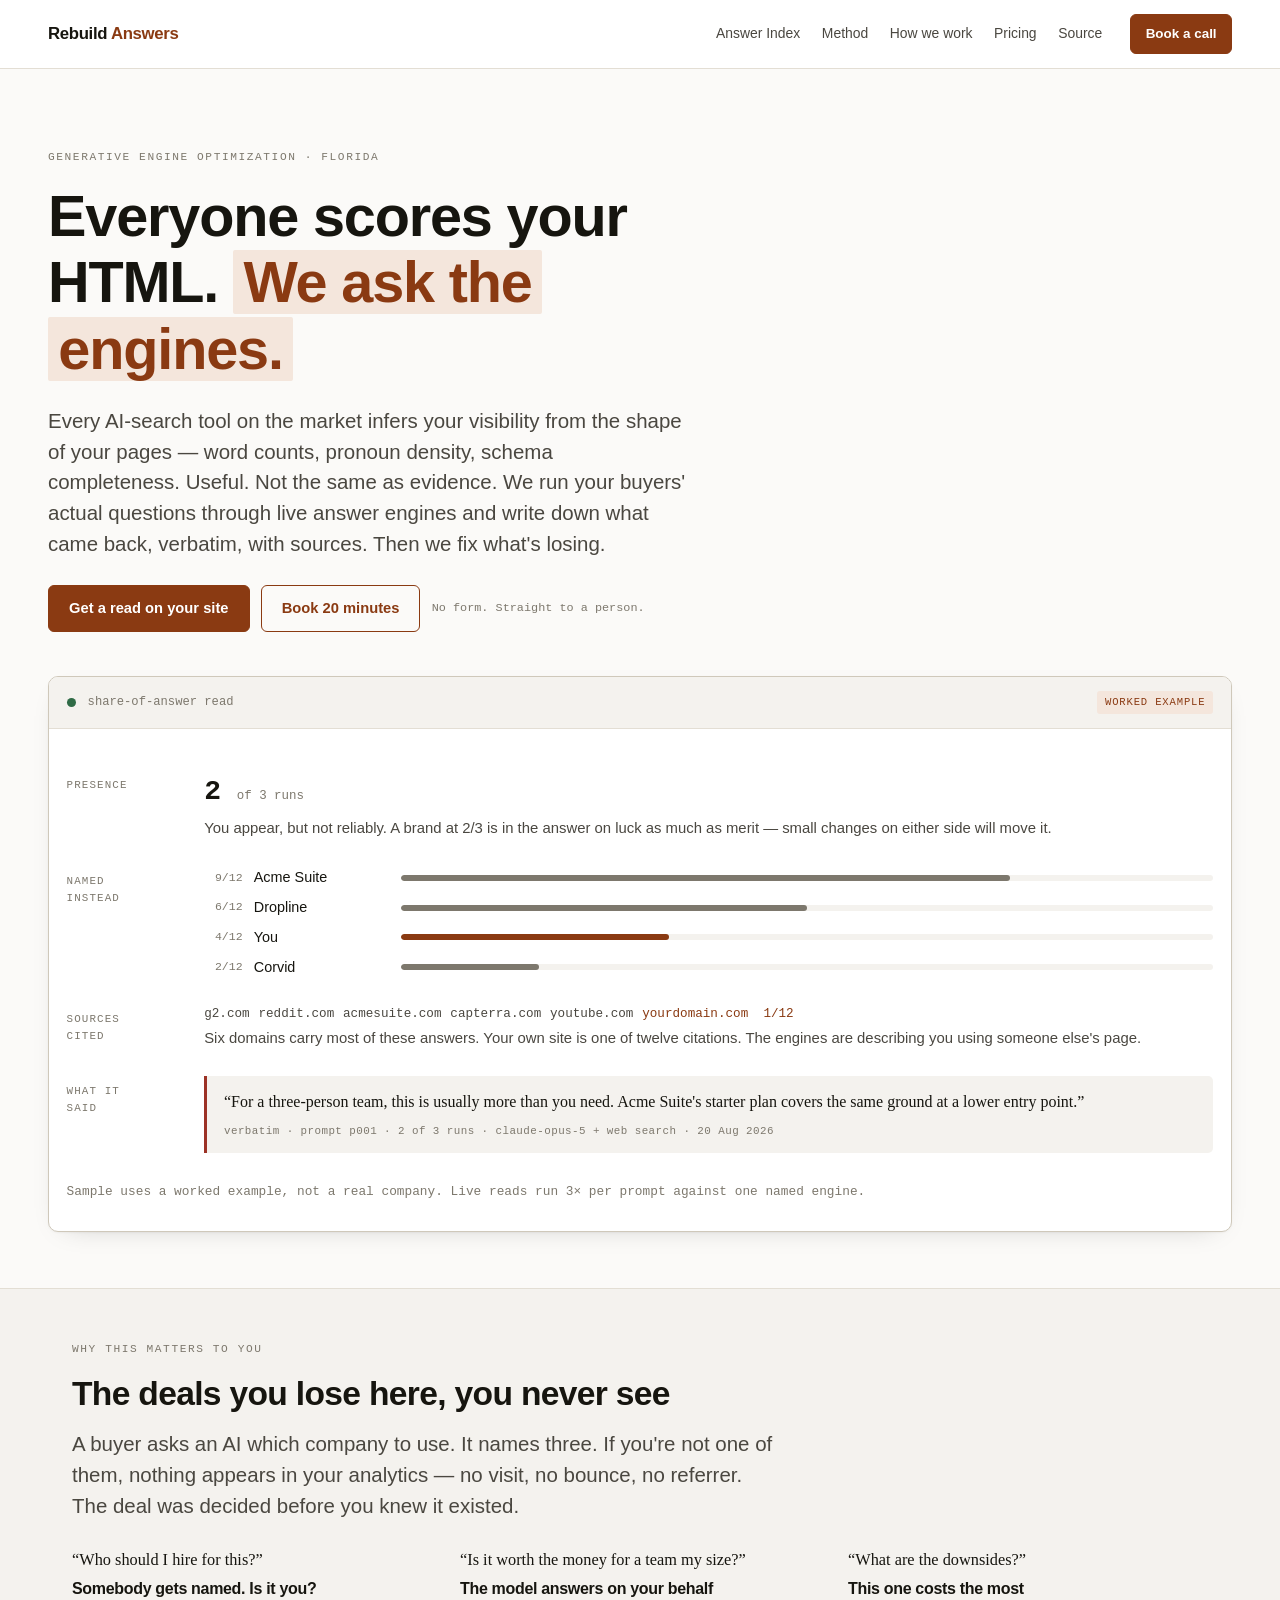
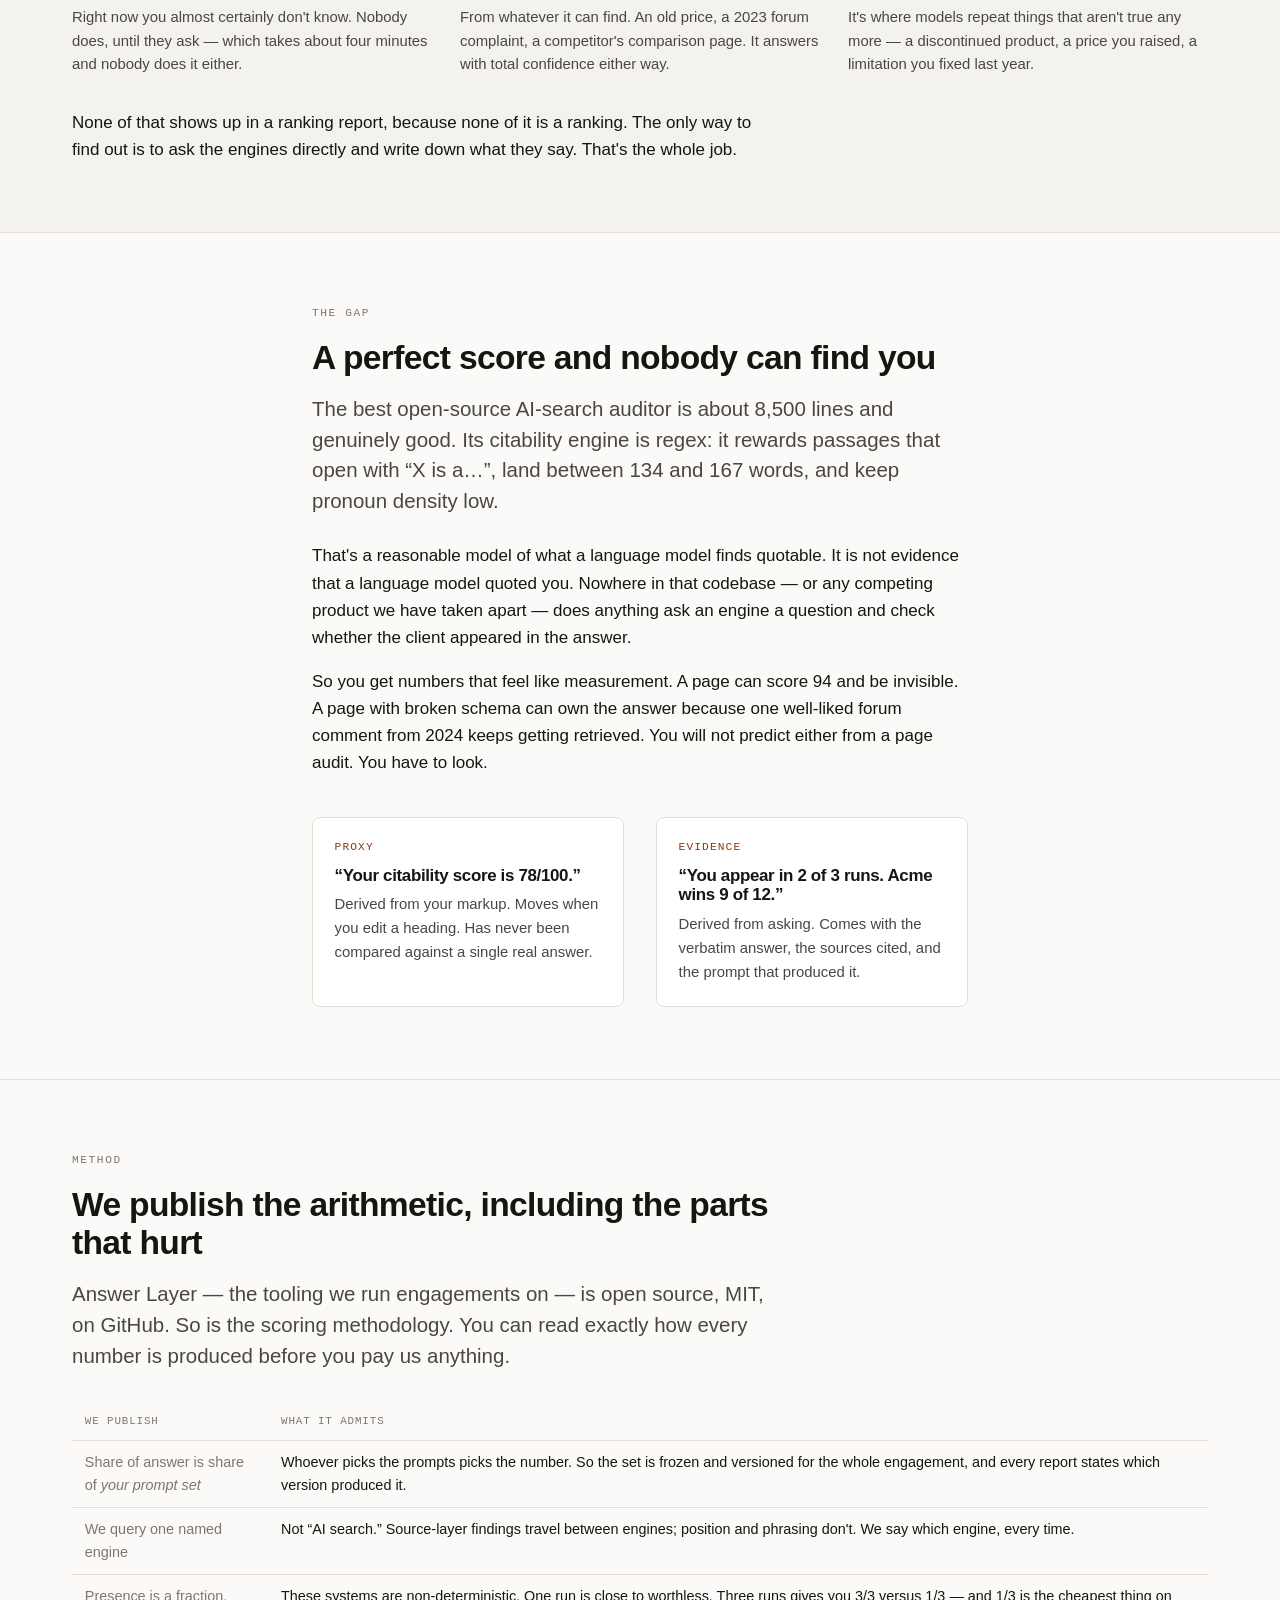
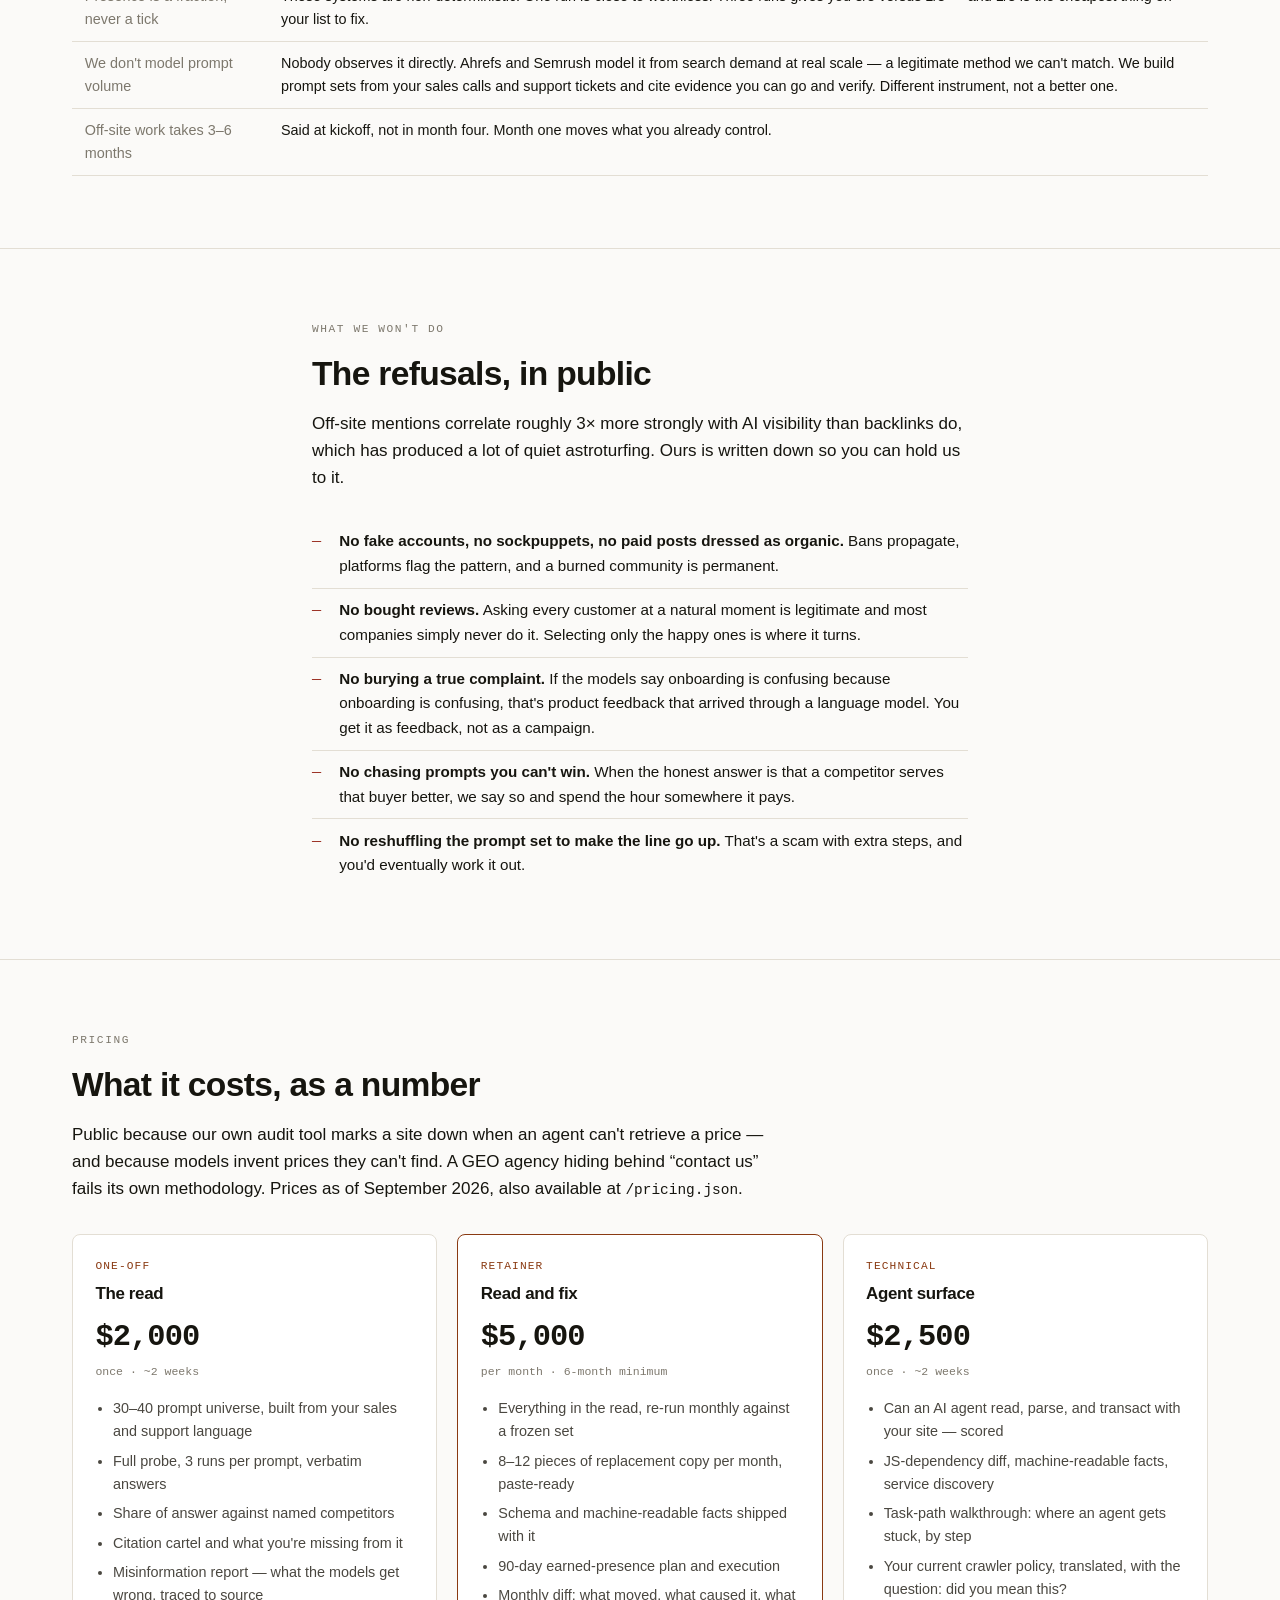
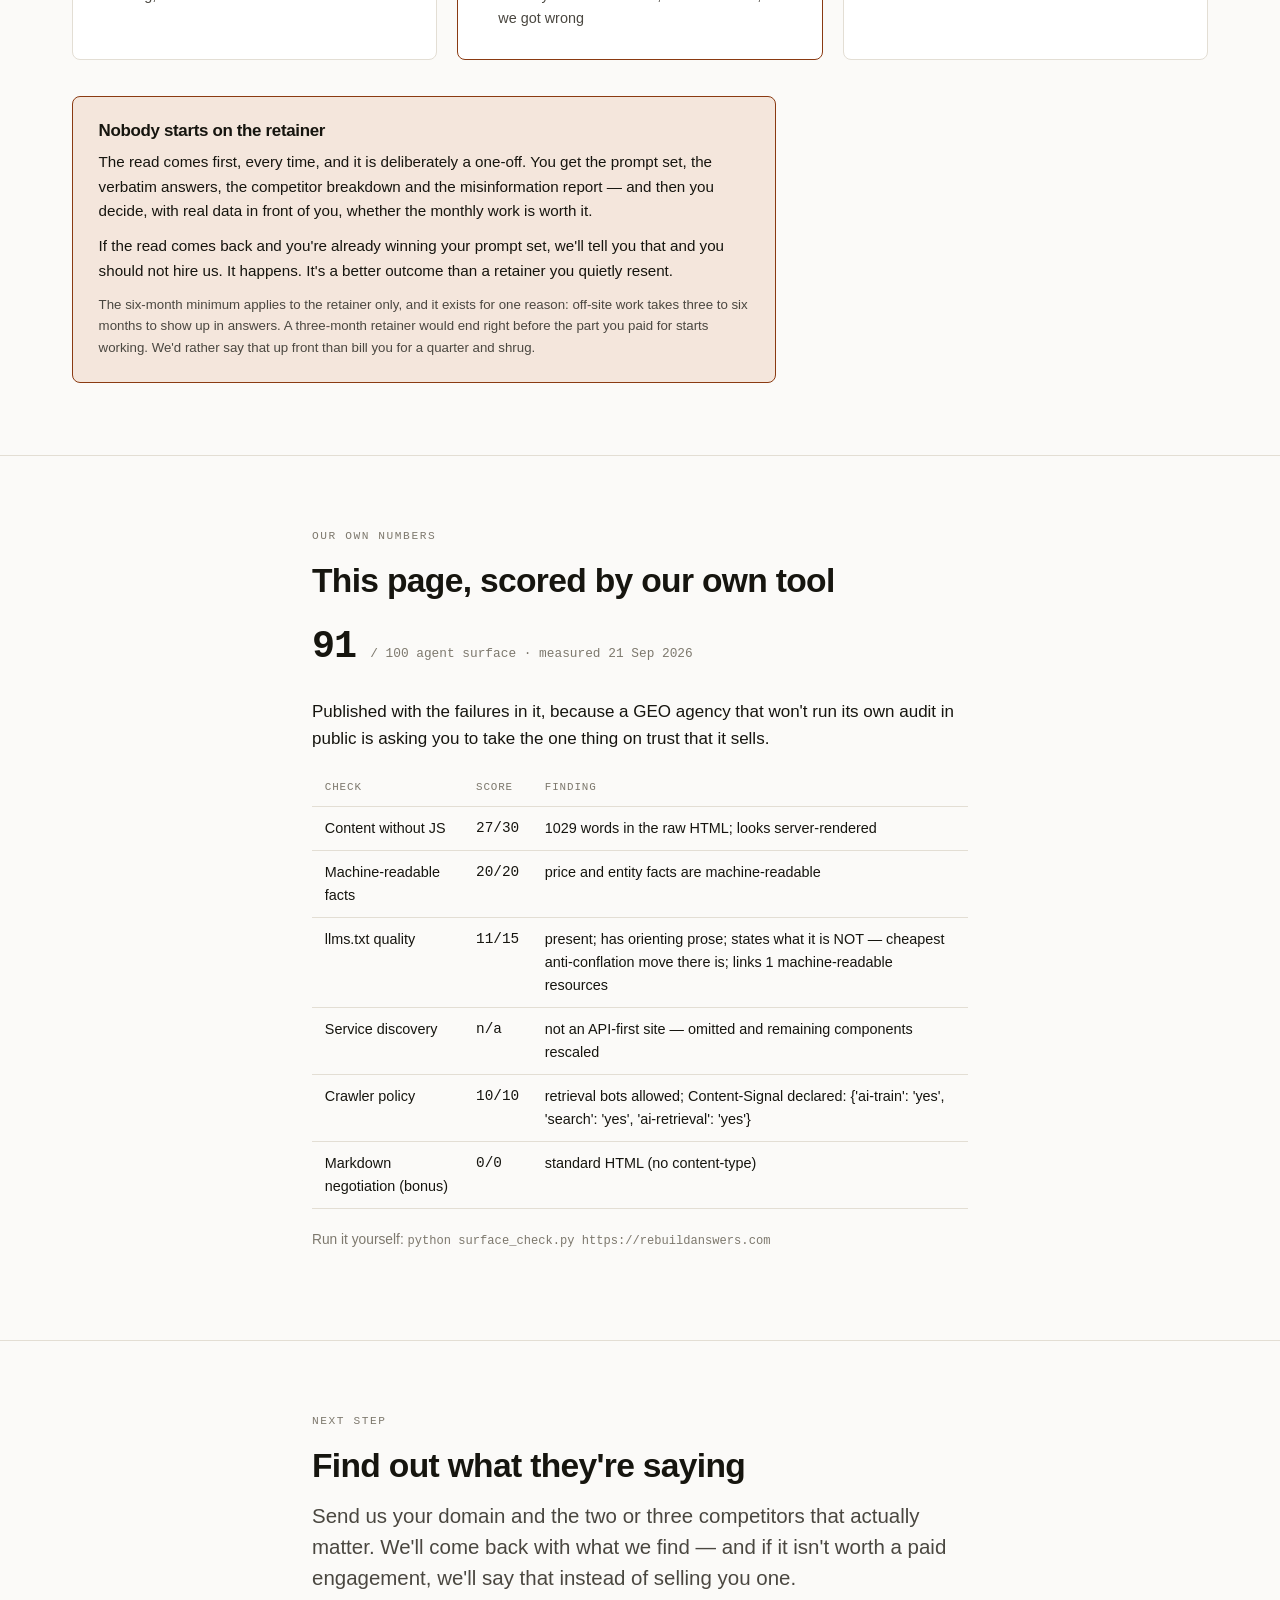
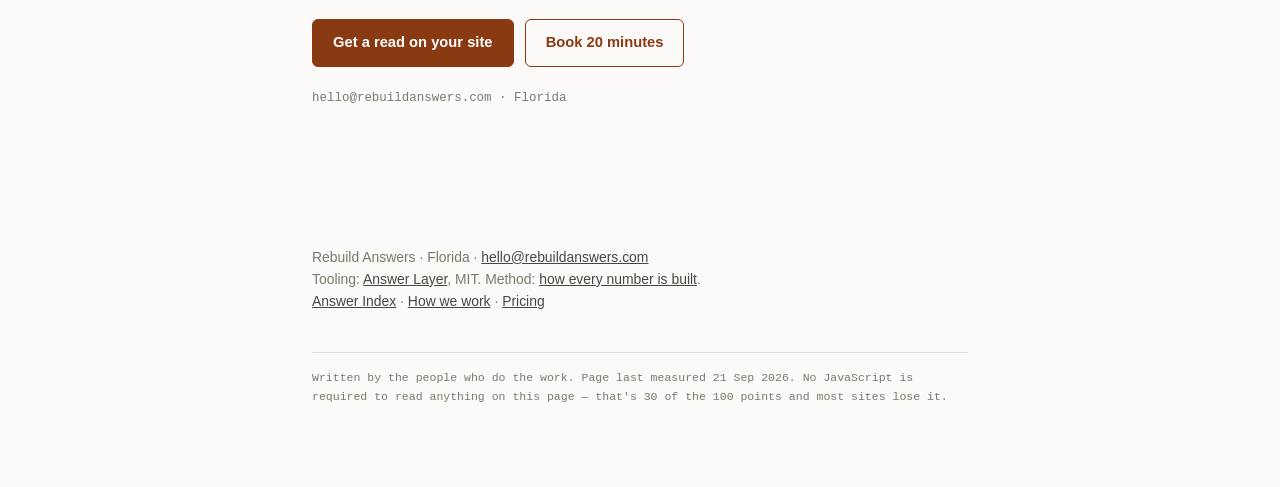
<file: site/index.html>
<!doctype html>
<html lang="en">
<head>
<meta charset="utf-8">
<meta name="viewport" content="width=device-width, initial-scale=1">
<title>Rebuild Answers — we measure whether AI actually recommends you</title>
<meta name="description" content="Most AI search tools score your HTML and infer visibility. We ask the engines your buyers' questions and write down what came back. The method is open source.">
<link rel="canonical" href="https://rebuildanswers.com/">
<meta property="og:type" content="website">
<meta property="og:site_name" content="Rebuild Answers">
<meta property="og:title" content="Rebuild Answers — we measure whether AI actually recommends you">
<meta property="og:description" content="Most AI search tools score your HTML and infer visibility. We ask the engines your buyers' questions and write down what came back. The method is open source.">
<meta property="og:url" content="https://rebuildanswers.com/">
<meta property="og:image" content="https://rebuildanswers.com/og.png">
<meta property="og:image:width" content="1200">
<meta property="og:image:height" content="630">
<meta property="og:image:alt" content="Rebuild Answers — Everyone scores your HTML. We ask the engines.">
<meta name="twitter:card" content="summary_large_image">
<meta name="twitter:title" content="Rebuild Answers — we measure whether AI actually recommends you">
<meta name="twitter:description" content="Most AI search tools score your HTML and infer visibility. We ask the engines your buyers' questions and write down what came back. The method is open source.">
<meta name="twitter:image" content="https://rebuildanswers.com/og.png">
<script type="application/ld+json">
{"@context":"https://schema.org","@graph":[
 {"@type":"Organization","@id":"https://rebuildanswers.com/#org","name":"Rebuild Answers",
  "url":"https://rebuildanswers.com","email":"hello@rebuildanswers.com",
  "description":"Generative engine optimization measured against live AI answer engines rather than inferred from page structure.",
  "address":{"@type":"PostalAddress","addressRegion":"FL","addressCountry":"US"},
  "sameAs":["https://github.com/rebuildanswers/rebuild-answers-"]},
 {"@type":"Service","name":"The read","provider":{"@id":"https://rebuildanswers.com/#org"},
  "offers":{"@type":"Offer","price":"2000","priceCurrency":"USD","availability":"https://schema.org/InStock"}},
 {"@type":"Service","name":"Read and fix","provider":{"@id":"https://rebuildanswers.com/#org"},
  "offers":{"@type":"Offer","price":"5000","priceCurrency":"USD","availability":"https://schema.org/InStock"}},
 {"@type":"Service","name":"Agent surface","provider":{"@id":"https://rebuildanswers.com/#org"},
  "offers":{"@type":"Offer","price":"2500","priceCurrency":"USD","availability":"https://schema.org/InStock"}}
]}
</script>

<link rel="stylesheet" href="site.css">
</head>
<body>

<!-- ===================================================================
     ONE PLACEHOLDER LEFT TO SWAP BEFORE LAUNCH. Repeats on every page.
       hello@rebuildanswers.com — must be a mailbox that actually receives mail.
     "Book a call"/"Book 20 minutes" now link to book.html, a request page
     that needs no calendar account, instead of a cal.com URL that never
     existed. Add a real scheduler there later if one goes live.
     To change the brand name or domain everywhere, run ./rename.sh
     =================================================================== -->
<header>
  <div class="wrap bar">
    <a class="logo" href="index.html">Rebuild<span>&nbsp;Answers</span></a>
    <nav>
      <a href="answer-index.html">Answer Index</a>
      <a href="method.html">Method</a>
      <a href="work.html">How we work</a>
      <a href="pricing.html">Pricing</a>
      <a href="https://github.com/rebuildanswers/rebuild-answers-">Source</a>
    </nav>
    <a class="btn sm" href="book.html">Book a call</a>
  </div>
</header>

<main>

<div class="wrap hero">
  <p class="eyebrow">Generative engine optimization · Florida</p>
  <h1>Everyone scores your HTML. <span class="mark">We ask the engines.</span></h1>
  <p class="lede">
    Every AI-search tool on the market infers your visibility from the shape of your pages —
    word counts, pronoun density, schema completeness. Useful. Not the same as evidence.
    We run your buyers' actual questions through live answer engines and write down what came
    back, verbatim, with sources. Then we fix what's losing.
  </p>

  <div class="btn-row">
    <a class="btn" href="mailto:hello@rebuildanswers.com?subject=Read%20request&amp;body=Domain%3A%20%0ACompetitors%20that%20matter%3A%20%0AWhat%20we%20sell%2C%20in%20a%20sentence%3A%20%0A">Get a read on your site</a>
    <a class="btn ghost" href="book.html">Book 20 minutes</a>
    <span class="btn-note">No form. Straight to a person.</span>
  </div>

  <div class="read">
    <div class="read-head">
      <span class="dot live"></span>
      <span>share-of-answer read</span>
      <span class="tag">worked example</span>
    </div>
    <div class="read-body">

      <dl class="result">
        <dt>Presence</dt>
        <dd>
          <div class="frac">2 <small>of 3 runs</small></div>
          <div class="reading">
            You appear, but not reliably. A brand at 2/3 is in the answer on luck as much as
            merit — small changes on either side will move it.
          </div>
        </dd>

        <dt>Named<br>instead</dt>
        <dd>
          <ul class="rivals">
            <li><span class="n">9/12</span><span class="who">Acme Suite</span>
                <span class="meter"><i style="width:75%"></i></span></li>
            <li><span class="n">6/12</span><span class="who">Dropline</span>
                <span class="meter"><i style="width:50%"></i></span></li>
            <li><span class="n">4/12</span><span class="who">You</span>
                <span class="meter you"><i style="width:33%"></i></span></li>
            <li><span class="n">2/12</span><span class="who">Corvid</span>
                <span class="meter"><i style="width:17%"></i></span></li>
          </ul>
        </dd>

        <dt>Sources<br>cited</dt>
        <dd>
          <ul class="hosts">
            <li>g2.com</li><li>reddit.com</li><li>acmesuite.com</li>
            <li>capterra.com</li><li>youtube.com</li>
            <li class="hit">yourdomain.com &nbsp;1/12</li>
          </ul>
          <div class="reading">
            Six domains carry most of these answers. Your own site is one of twelve citations.
            The engines are describing you using someone else's page.
          </div>
        </dd>

        <dt>What it<br>said</dt>
        <dd>
          <blockquote class="said">
            “For a three-person team, this is usually more than you need. Acme Suite's starter
            plan covers the same ground at a lower entry point.”
            <cite>verbatim · prompt p001 · 2 of 3 runs · claude-opus-5 + web search · 20 Aug 2026</cite>
          </blockquote>
        </dd>
      </dl>

      <p style="font-size:.8rem;color:var(--ink-3);margin:1.5rem 0 0;font-family:var(--mono)">
        Sample uses a worked example, not a real company. Live reads run 3× per prompt against
        one named engine.
      </p>

    </div>
  </div>
</div>

<div class="outcome">
  <div class="wrap">
   <div class="narrow">
    <p class="eyebrow">Why this matters to you</p>
    <h2>The deals you lose here, you never see</h2>
    <p class="lede" style="margin-bottom:.5rem">
      A buyer asks an AI which company to use. It names three. If you're not one of them,
      nothing appears in your analytics — no visit, no bounce, no referrer. The deal was
      decided before you knew it existed.
    </p>
   </div>

    <div class="stakes">
      <div class="stake">
        <span class="q">Who should I hire for this?</span>
        <h3>Somebody gets named. Is it you?</h3>
        <p>Right now you almost certainly don't know. Nobody does, until they ask — which
        takes about four minutes and nobody does it either.</p>
      </div>
      <div class="stake">
        <span class="q">Is it worth the money for a team my size?</span>
        <h3>The model answers on your behalf</h3>
        <p>From whatever it can find. An old price, a 2023 forum complaint, a competitor's
        comparison page. It answers with total confidence either way.</p>
      </div>
      <div class="stake">
        <span class="q">What are the downsides?</span>
        <h3>This one costs the most</h3>
        <p>It's where models repeat things that aren't true any more — a discontinued product,
        a price you raised, a limitation you fixed last year.</p>
      </div>
    </div>

   <div class="narrow">
    <p style="margin-top:2rem">
      None of that shows up in a ranking report, because none of it is a ranking. The only way
      to find out is to ask the engines directly and write down what they say. That's the
      whole job.
    </p>
   </div>
  </div>
</div>

<section>
  <div class="wrap narrow">
    <p class="eyebrow">The gap</p>
    <h2>A perfect score and nobody can find you</h2>
    <p class="lede" style="margin-bottom:1.6rem">
      The best open-source AI-search auditor is about 8,500 lines and genuinely good. Its
      citability engine is regex: it rewards passages that open with “X is a…”, land between
      134 and 167 words, and keep pronoun density low.
    </p>
    <p>
      That's a reasonable model of what a language model finds quotable. It is not evidence
      that a language model quoted you. Nowhere in that codebase — or any competing product we
      have taken apart — does anything ask an engine a question and check whether the client
      appeared in the answer.
    </p>
    <p>
      So you get numbers that feel like measurement. A page can score 94 and be invisible. A
      page with broken schema can own the answer because one well-liked forum comment from 2024
      keeps getting retrieved. You will not predict either from a page audit. You have to look.
    </p>

    <div class="cols" style="margin-top:2.5rem">
      <div class="card">
        <span class="kicker">Proxy</span>
        <h3>“Your citability score is 78/100.”</h3>
        <p>Derived from your markup. Moves when you edit a heading. Has never been compared
        against a single real answer.</p>
      </div>
      <div class="card">
        <span class="kicker">Evidence</span>
        <h3>“You appear in 2 of 3 runs. Acme wins 9 of 12.”</h3>
        <p>Derived from asking. Comes with the verbatim answer, the sources cited, and the
        prompt that produced it.</p>
      </div>
    </div>
  </div>
</section>

<section>
  <div class="wrap">
    <div class="narrow">
      <p class="eyebrow">Method</p>
      <h2>We publish the arithmetic, including the parts that hurt</h2>
      <p class="lede" style="margin-bottom:2rem">
        Answer Layer — the tooling we run engagements on — is open source, MIT, on GitHub. So is
        the scoring methodology. You can read exactly how every number is produced before you
        pay us anything.
      </p>
    </div>

    <div class="scroll">
      <table class="vs">
        <thead>
          <tr><th>We publish</th><th>What it admits</th></tr>
        </thead>
        <tbody>
          <tr>
            <td>Share of answer is share of <em>your prompt set</em></td>
            <td>Whoever picks the prompts picks the number. So the set is frozen and versioned
                for the whole engagement, and every report states which version produced it.</td>
          </tr>
          <tr>
            <td>We query one named engine</td>
            <td>Not “AI search.” Source-layer findings travel between engines; position and
                phrasing don't. We say which engine, every time.</td>
          </tr>
          <tr>
            <td>Presence is a fraction, never a tick</td>
            <td>These systems are non-deterministic. One run is close to worthless. Three runs
                gives you 3/3 versus 1/3 — and 1/3 is the cheapest thing on your list to fix.</td>
          </tr>
          <tr>
            <td>We don't model prompt volume</td>
            <td>Nobody observes it directly. Ahrefs and Semrush model it from search demand at
                real scale — a legitimate method we can't match. We build prompt sets from your
                sales calls and support tickets and cite evidence you can go and verify.
                Different instrument, not a better one.</td>
          </tr>
          <tr>
            <td>Off-site work takes 3–6 months</td>
            <td>Said at kickoff, not in month four. Month one moves what you already control.</td>
          </tr>
        </tbody>
      </table>
    </div>
  </div>
</section>

<section>
  <div class="wrap narrow">
    <p class="eyebrow">What we won't do</p>
    <h2>The refusals, in public</h2>
    <p style="margin-bottom:1.8rem">
      Off-site mentions correlate roughly 3× more strongly with AI visibility than backlinks do,
      which has produced a lot of quiet astroturfing. Ours is written down so you can hold us
      to it.
    </p>
    <ul class="no">
      <li><b>No fake accounts, no sockpuppets, no paid posts dressed as organic.</b>
        Bans propagate, platforms flag the pattern, and a burned community is permanent.</li>
      <li><b>No bought reviews.</b> Asking every customer at a natural moment is legitimate and
        most companies simply never do it. Selecting only the happy ones is where it turns.</li>
      <li><b>No burying a true complaint.</b> If the models say onboarding is confusing because
        onboarding is confusing, that's product feedback that arrived through a language model.
        You get it as feedback, not as a campaign.</li>
      <li><b>No chasing prompts you can't win.</b> When the honest answer is that a competitor
        serves that buyer better, we say so and spend the hour somewhere it pays.</li>
      <li><b>No reshuffling the prompt set to make the line go up.</b> That's a scam with extra
        steps, and you'd eventually work it out.</li>
    </ul>
  </div>
</section>

<section>
  <div class="wrap">
    <div class="narrow">
      <p class="eyebrow">Pricing</p>
      <h2>What it costs, as a number</h2>
      <p style="margin-bottom:2rem">
        Public because our own audit tool marks a site down when an agent can't retrieve a
        price — and because models invent prices they can't find. A GEO agency hiding behind
        “contact us” fails its own methodology. Prices as of September 2026, also available at
        <code style="font-family:var(--mono);font-size:.85em">/pricing.json</code>.
      </p>
    </div>

    <div class="price">
      <div class="tier">
        <span class="kicker">One-off</span>
        <h3>The read</h3>
        <div class="amt">$2,000</div>
        <div class="per">once · ~2 weeks</div>
        <ul>
          <li>30–40 prompt universe, built from your sales and support language</li>
          <li>Full probe, 3 runs per prompt, verbatim answers</li>
          <li>Share of answer against named competitors</li>
          <li>Citation cartel and what you're missing from it</li>
          <li>Misinformation report — what the models get wrong, traced to source</li>
        </ul>
      </div>
      <div class="tier mid">
        <span class="kicker">Retainer</span>
        <h3>Read and fix</h3>
        <div class="amt">$5,000</div>
        <div class="per">per month · 6-month minimum</div>
        <ul>
          <li>Everything in the read, re-run monthly against a frozen set</li>
          <li>8–12 pieces of replacement copy per month, paste-ready</li>
          <li>Schema and machine-readable facts shipped with it</li>
          <li>90-day earned-presence plan and execution</li>
          <li>Monthly diff: what moved, what caused it, what we got wrong</li>
        </ul>
      </div>
      <div class="tier">
        <span class="kicker">Technical</span>
        <h3>Agent surface</h3>
        <div class="amt">$2,500</div>
        <div class="per">once · ~2 weeks</div>
        <ul>
          <li>Can an AI agent read, parse, and transact with your site — scored</li>
          <li>JS-dependency diff, machine-readable facts, service discovery</li>
          <li>Task-path walkthrough: where an agent gets stuck, by step</li>
          <li>Your current crawler policy, translated, with the question: did you mean this?</li>
        </ul>
      </div>
    </div>

    <div class="narrow">
      <div class="reversal">
        <h3>Nobody starts on the retainer</h3>
        <p>
          The read comes first, every time, and it is deliberately a one-off. You get the
          prompt set, the verbatim answers, the competitor breakdown and the misinformation
          report — and then you decide, with real data in front of you, whether the monthly
          work is worth it.
        </p>
        <p>
          If the read comes back and you're already winning your prompt set, we'll tell you
          that and you should not hire us. It happens. It's a better outcome than a retainer
          you quietly resent.
        </p>
        <p class="small">
          The six-month minimum applies to the retainer only, and it exists for one reason:
          off-site work takes three to six months to show up in answers. A three-month
          retainer would end right before the part you paid for starts working. We'd rather
          say that up front than bill you for a quarter and shrug.
        </p>
      </div>
    </div>
  </div>
</section>

<section>
  <div class="wrap narrow">
    <p class="eyebrow">Our own numbers</p>
    <h2>This page, scored by our own tool</h2>
    <div class="score-line">
      <b>91</b><span>/ 100 agent surface · measured 21 Sep 2026</span>
    </div>
    <p>
      Published with the failures in it, because a GEO agency that won't run its own audit in
      public is asking you to take the one thing on trust that it sells.
    </p>
    <div class="scroll">
      <table>
        <thead><tr><th>Check</th><th>Score</th><th>Finding</th></tr></thead>
        <tbody>
          <tr><td>Content without JS</td><td class="num">27/30</td><td>1029 words in the raw HTML; looks server-rendered</td></tr>
          <tr><td>Machine-readable facts</td><td class="num">20/20</td><td>price and entity facts are machine-readable</td></tr>
          <tr><td>llms.txt quality</td><td class="num">11/15</td><td>present; has orienting prose; states what it is NOT — cheapest anti-conflation move there is; links 1 machine-readable resources</td></tr>
          <tr><td>Service discovery</td><td class="num">n/a</td><td>not an API-first site — omitted and remaining components rescaled</td></tr>
          <tr><td>Crawler policy</td><td class="num">10/10</td><td>retrieval bots allowed; Content-Signal declared: {&#x27;ai-train&#x27;: &#x27;yes&#x27;, &#x27;search&#x27;: &#x27;yes&#x27;, &#x27;ai-retrieval&#x27;: &#x27;yes&#x27;}</td></tr>
          <tr><td>Markdown negotiation (bonus)</td><td class="num">0/0</td><td>standard HTML (no content-type)</td></tr>
        </tbody>
      </table>
    </div>
    <p style="font-size:.86rem;color:var(--ink-3);margin-top:1.25rem">
      Run it yourself:
      <code style="font-family:var(--mono)">python surface_check.py https://rebuildanswers.com</code>
    </p>
  </div>
</section>

<section style="border-bottom:0">
  <div class="wrap narrow" style="text-align:left">
    <p class="eyebrow">Next step</p>
    <h2>Find out what they're saying</h2>
    <p class="lede" style="margin-bottom:0">
      Send us your domain and the two or three competitors that actually matter. We'll come
      back with what we find — and if it isn't worth a paid engagement, we'll say that instead
      of selling you one.
    </p>
    <div class="btn-row">
      <a class="btn" href="mailto:hello@rebuildanswers.com?subject=Read%20request&amp;body=Domain%3A%20%0ACompetitors%20that%20matter%3A%20%0AWhat%20we%20sell%2C%20in%20a%20sentence%3A%20%0A">Get a read on your site</a>
      <a class="btn ghost" href="book.html">Book 20 minutes</a>
    </div>
    <p class="mono-sm" style="margin-top:1.4rem">
      hello@rebuildanswers.com · Florida
    </p>
  </div>
</section>

</main>

<footer>
  <div class="wrap narrow">
    <p>
      Rebuild Answers · Florida · <a href="mailto:hello@rebuildanswers.com">hello@rebuildanswers.com</a><br>
      Tooling: <a href="https://github.com/rebuildanswers/rebuild-answers-">Answer Layer</a>, MIT.
      Method: <a href="method.html">how every number is built</a>.<br>
      <a href="answer-index.html">Answer Index</a> ·
      <a href="work.html">How we work</a> ·
      <a href="pricing.html">Pricing</a>
    </p>
    <p class="byline">
      Written by the people who do the work. Page last measured 21 Sep 2026.
      No JavaScript is required to read anything on this page — that's 30 of the 100 points and
      most sites lose it.
    </p>
  </div>
</footer>

</body>
</html>
</file>
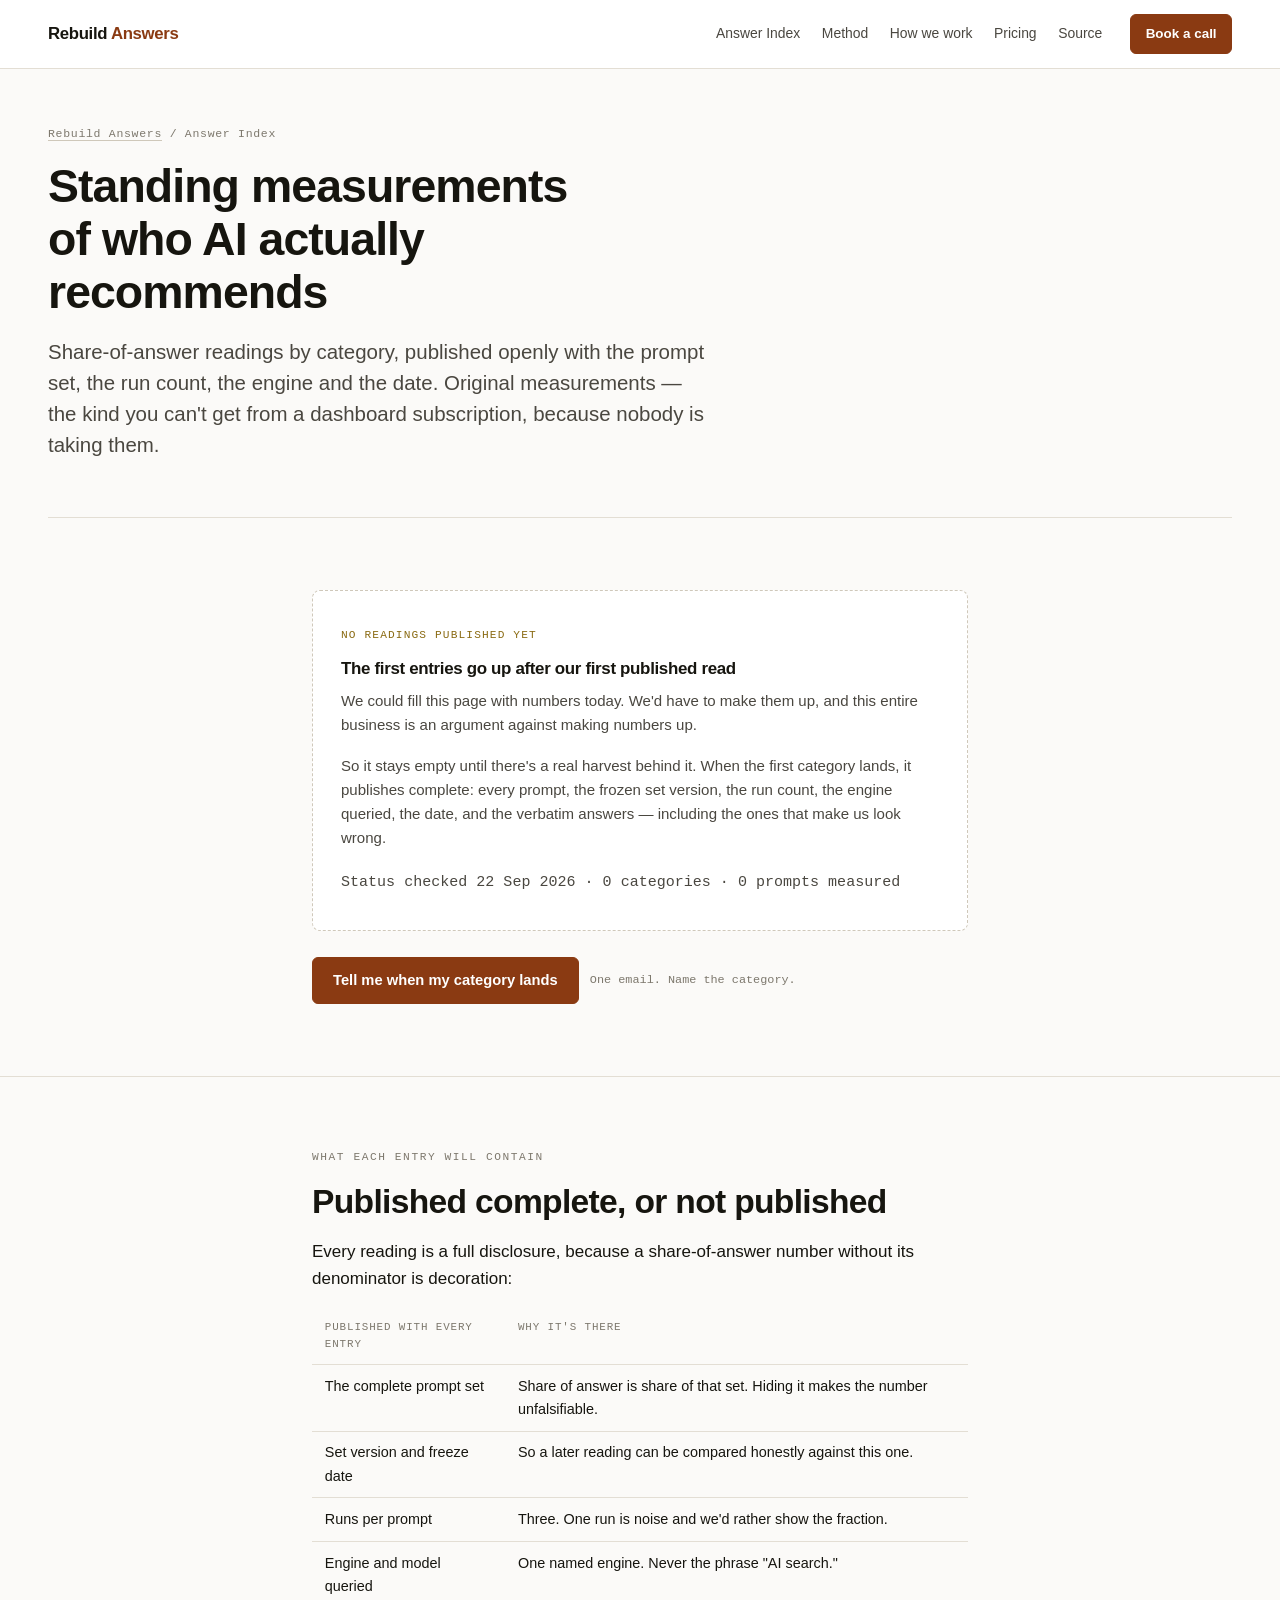
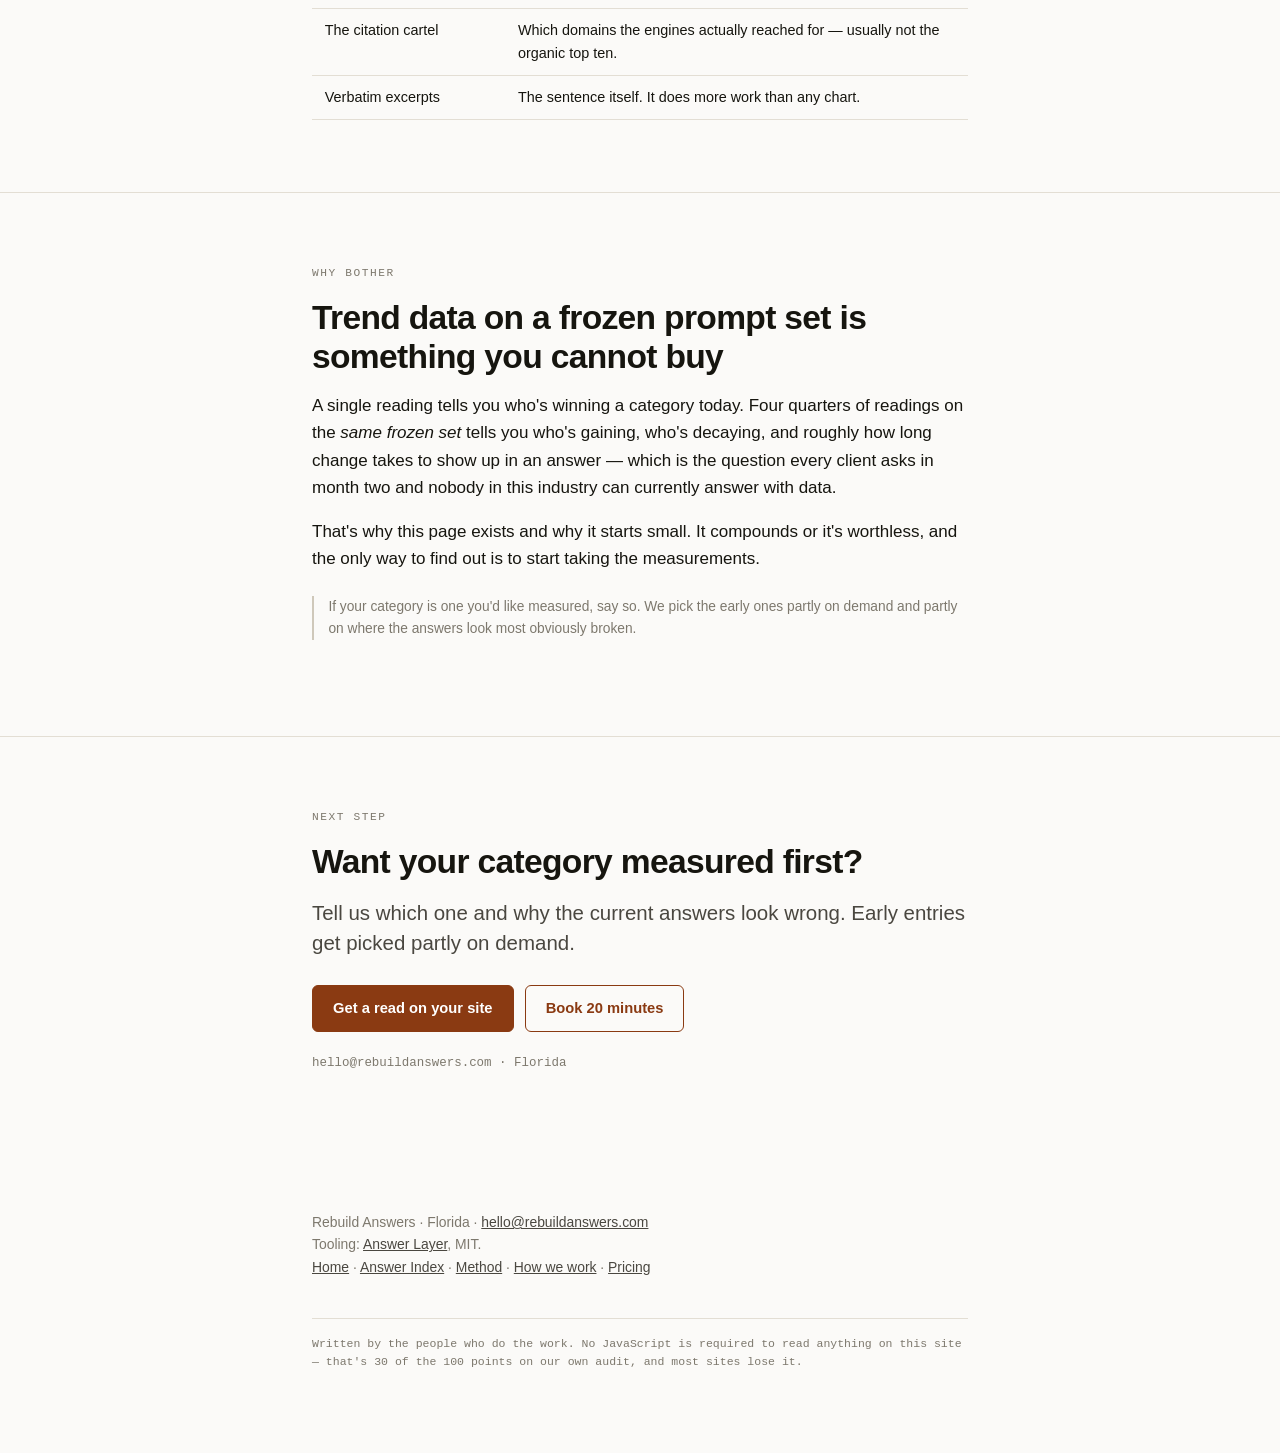
<file: site/answer-index.html>
<!doctype html>
<html lang="en">
<head>
<meta charset="utf-8">
<meta name="viewport" content="width=device-width, initial-scale=1">
<title>The Answer Index — standing share-of-answer readings | Rebuild Answers</title>
<meta name="description" content="Open share-of-answer measurements by category, published with the full prompt set, run count, engine and date. No entries yet: the first goes up after our first published read.">
<link rel="canonical" href="https://rebuildanswers.com/answer-index.html">
<meta property="og:type" content="website">
<meta property="og:site_name" content="Rebuild Answers">
<meta property="og:title" content="The Answer Index — standing share-of-answer readings">
<meta property="og:description" content="Open share-of-answer measurements by category, published with the full prompt set, run count, engine and date. No entries yet: the first goes up after our first published read.">
<meta property="og:url" content="https://rebuildanswers.com/answer-index.html">
<meta property="og:image" content="https://rebuildanswers.com/og.png">
<meta property="og:image:width" content="1200">
<meta property="og:image:height" content="630">
<meta property="og:image:alt" content="Rebuild Answers — Everyone scores your HTML. We ask the engines.">
<meta name="twitter:card" content="summary_large_image">
<meta name="twitter:title" content="The Answer Index — standing share-of-answer readings">
<meta name="twitter:description" content="Open share-of-answer measurements by category, published with the full prompt set, run count, engine and date. No entries yet: the first goes up after our first published read.">
<meta name="twitter:image" content="https://rebuildanswers.com/og.png">
<link rel="stylesheet" href="site.css">
</head>
<body>

<!-- ===================================================================
     PLACEHOLDER: hello@rebuildanswers.com must be a real mailbox.
     "Book a call" links to book.html (a request page, not a live calendar) —
     no cal.com account needed. Run ./rename.sh to change the brand name or
     domain across every file at once.
     =================================================================== -->
<header>
  <div class="wrap bar">
    <a class="logo" href="index.html">Rebuild<span>&nbsp;Answers</span></a>
    <nav>
      <a href="answer-index.html">Answer Index</a>
      <a href="method.html">Method</a>
      <a href="work.html">How we work</a>
      <a href="pricing.html">Pricing</a>
      <a href="https://github.com/rebuildanswers/rebuild-answers-">Source</a>
    </nav>
    <a class="btn sm" href="book.html">Book a call</a>
  </div>
</header>

<main>

<div class="wrap page-head">
  <p class="crumb"><a href="index.html">Rebuild Answers</a> / Answer Index</p>
  <h1>Standing measurements of who AI actually recommends</h1>
  <p class="lede">
    Share-of-answer readings by category, published openly with the prompt set, the run count,
    the engine and the date. Original measurements — the kind you can't get from a dashboard
    subscription, because nobody is taking them.
  </p>
</div>

<section>
  <div class="wrap narrow">
    <div class="empty">
      <span class="status">No readings published yet</span>
      <h3>The first entries go up after our first published read</h3>
      <p>
        We could fill this page with numbers today. We'd have to make them up, and this entire
        business is an argument against making numbers up.
      </p>
      <p>
        So it stays empty until there's a real harvest behind it. When the first category
        lands, it publishes complete: every prompt, the frozen set version, the run count, the
        engine queried, the date, and the verbatim answers — including the ones that make us
        look wrong.
      </p>
      <p class="mono-sm" style="margin-top:1.25rem">
        Status checked 22 Sep 2026 · 0 categories · 0 prompts measured
      </p>
    </div>

    <div class="btn-row">
      <a class="btn" href="mailto:hello@rebuildanswers.com?subject=Answer%20Index%20-%20notify%20me&amp;body=Category%20I%20care%20about%3A%20%0AMy%20domain%20(optional)%3A%20%0A">Tell me when my category lands</a>
      <span class="btn-note">One email. Name the category.</span>
    </div>
  </div>
</section>

<section>
  <div class="wrap narrow">
    <p class="eyebrow">What each entry will contain</p>
    <h2>Published complete, or not published</h2>
    <p>
      Every reading is a full disclosure, because a share-of-answer number without its
      denominator is decoration:
    </p>
    <div class="scroll">
      <table>
        <thead><tr><th>Published with every entry</th><th>Why it's there</th></tr></thead>
        <tbody>
          <tr><td>The complete prompt set</td><td>Share of answer is share of that set. Hiding it makes the number unfalsifiable.</td></tr>
          <tr><td>Set version and freeze date</td><td>So a later reading can be compared honestly against this one.</td></tr>
          <tr><td>Runs per prompt</td><td>Three. One run is noise and we'd rather show the fraction.</td></tr>
          <tr><td>Engine and model queried</td><td>One named engine. Never the phrase "AI search."</td></tr>
          <tr><td>The citation cartel</td><td>Which domains the engines actually reached for — usually not the organic top ten.</td></tr>
          <tr><td>Verbatim excerpts</td><td>The sentence itself. It does more work than any chart.</td></tr>
        </tbody>
      </table>
    </div>
  </div>
</section>

<section>
  <div class="wrap narrow">
    <p class="eyebrow">Why bother</p>
    <h2>Trend data on a frozen prompt set is something you cannot buy</h2>
    <p>
      A single reading tells you who's winning a category today. Four quarters of readings on
      the <em>same frozen set</em> tells you who's gaining, who's decaying, and roughly how long
      change takes to show up in an answer — which is the question every client asks in month
      two and nobody in this industry can currently answer with data.
    </p>
    <p>
      That's why this page exists and why it starts small. It compounds or it's worthless, and
      the only way to find out is to start taking the measurements.
    </p>
    <p class="note">
      If your category is one you'd like measured, say so. We pick the early ones partly on
      demand and partly on where the answers look most obviously broken.
    </p>
  </div>
</section>

<section style="border-bottom:0">
  <div class="wrap narrow">
    <p class="eyebrow">Next step</p>
    <h2>Want your category measured first?</h2>
    <p class="lede" style="margin-bottom:0">Tell us which one and why the current answers look wrong. Early entries get picked partly on demand.</p>
    <div class="btn-row">
      <a class="btn" href="mailto:hello@rebuildanswers.com?subject=Read%20request&amp;body=Domain%3A%20%0ACompetitors%20that%20matter%3A%20%0AWhat%20we%20sell%2C%20in%20a%20sentence%3A%20%0A">Get a read on your site</a>
      <a class="btn ghost" href="book.html">Book 20 minutes</a>
    </div>
    <p class="mono-sm" style="margin-top:1.4rem">hello@rebuildanswers.com · Florida</p>
  </div>
</section>

</main>

<footer>
  <div class="wrap narrow">
    <p>
      Rebuild Answers · Florida · <a href="mailto:hello@rebuildanswers.com">hello@rebuildanswers.com</a><br>
      Tooling: <a href="https://github.com/rebuildanswers/rebuild-answers-">Answer Layer</a>, MIT.<br>
      <a href="index.html">Home</a> ·
      <a href="answer-index.html">Answer Index</a> ·
      <a href="method.html">Method</a> ·
      <a href="work.html">How we work</a> ·
      <a href="pricing.html">Pricing</a>
    </p>
    <p class="byline">
      Written by the people who do the work. No JavaScript is required to read anything on
      this site — that's 30 of the 100 points on our own audit, and most sites lose it.
    </p>
  </div>
</footer>

</body>
</html>
</file>
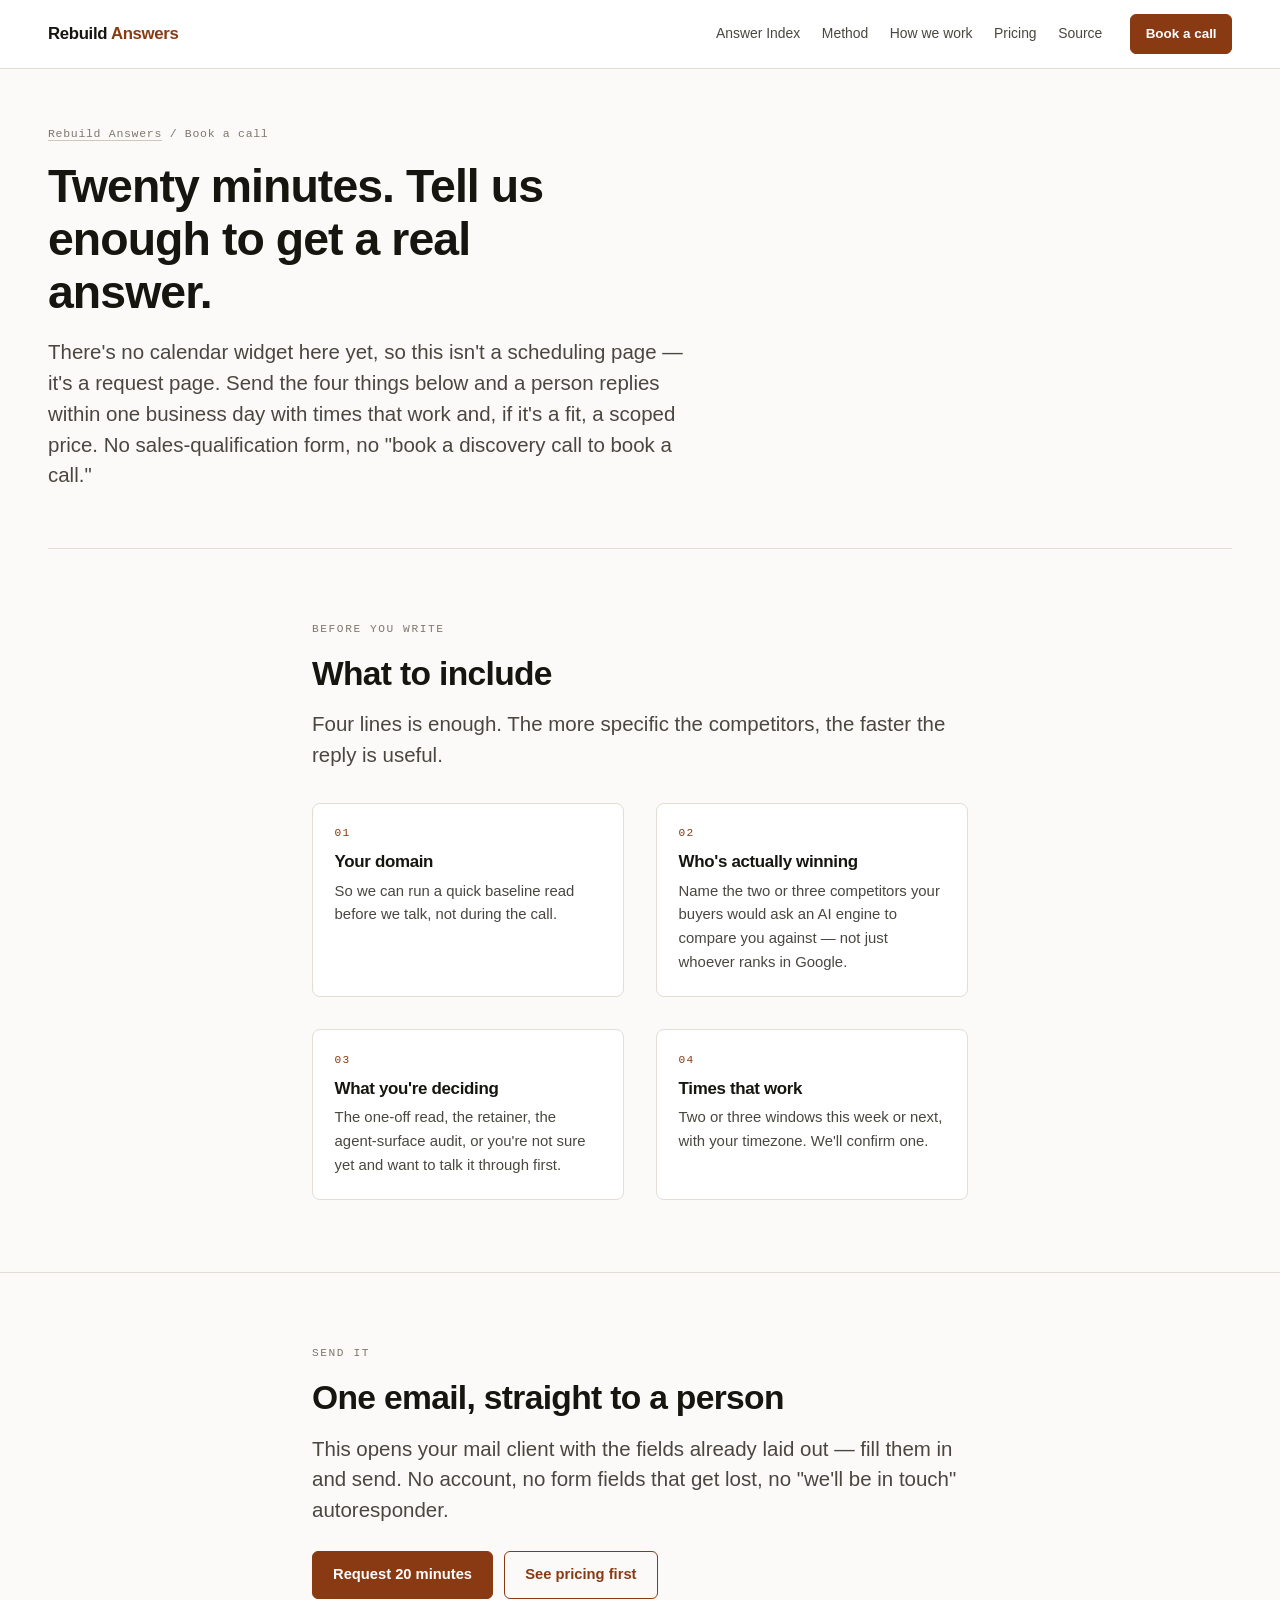
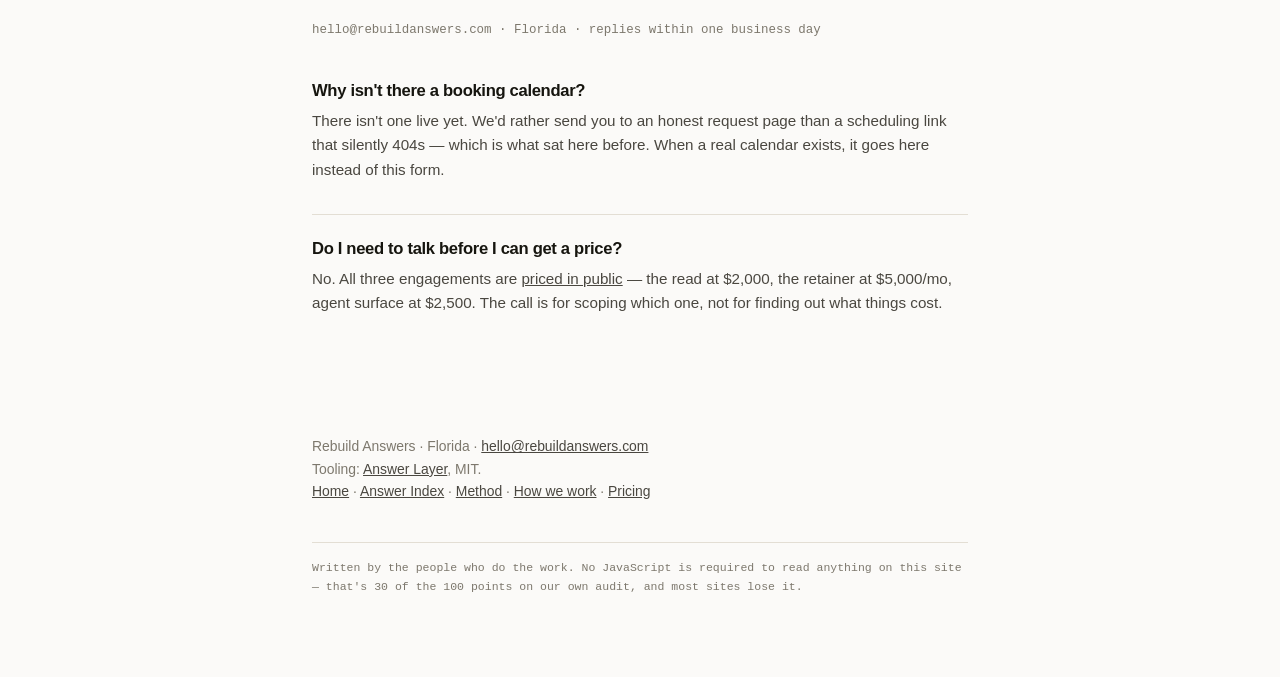
<file: site/book.html>
<!doctype html>
<html lang="en">
<head>
<meta charset="utf-8">
<meta name="viewport" content="width=device-width, initial-scale=1">
<title>Book 20 minutes — get a quote | Rebuild Answers</title>
<meta name="description" content="No calendar, no form. Send your domain, your real competitors, and what you're deciding — we reply within one business day with times and a scoped price.">
<link rel="canonical" href="https://rebuildanswers.com/book.html">
<meta property="og:type" content="website">
<meta property="og:site_name" content="Rebuild Answers">
<meta property="og:title" content="Book 20 minutes — get a quote">
<meta property="og:description" content="No calendar, no form. Send your domain, your real competitors, and what you're deciding — we reply within one business day with times and a scoped price.">
<meta property="og:url" content="https://rebuildanswers.com/book.html">
<meta property="og:image" content="https://rebuildanswers.com/og.png">
<meta property="og:image:width" content="1200">
<meta property="og:image:height" content="630">
<meta property="og:image:alt" content="Rebuild Answers — Everyone scores your HTML. We ask the engines.">
<meta name="twitter:card" content="summary_large_image">
<meta name="twitter:title" content="Book 20 minutes — get a quote">
<meta name="twitter:description" content="No calendar, no form. Send your domain, your real competitors, and what you're deciding — we reply within one business day with times and a scoped price.">
<meta name="twitter:image" content="https://rebuildanswers.com/og.png">
<link rel="stylesheet" href="site.css">
</head>
<body>

<!-- ===================================================================
     PLACEHOLDER: hello@rebuildanswers.com must be a real mailbox before
     the mailto CTAs on this page do anything. "Book a call" across the
     site now points here instead of a cal.com URL that never existed —
     no scheduling account required. When a real calendar exists, add its
     embed/link in the "Or pick a time yourself" section below.
     Run ./rename.sh to change the brand name or domain across every file.
     =================================================================== -->
<header>
  <div class="wrap bar">
    <a class="logo" href="index.html">Rebuild<span>&nbsp;Answers</span></a>
    <nav>
      <a href="answer-index.html">Answer Index</a>
      <a href="method.html">Method</a>
      <a href="work.html">How we work</a>
      <a href="pricing.html">Pricing</a>
      <a href="https://github.com/rebuildanswers/rebuild-answers-">Source</a>
    </nav>
    <a class="btn sm" href="book.html">Book a call</a>
  </div>
</header>

<main>

<div class="wrap page-head">
  <p class="crumb"><a href="index.html">Rebuild Answers</a> / Book a call</p>
  <h1>Twenty minutes. Tell us enough to get a real answer.</h1>
  <p class="lede">
    There's no calendar widget here yet, so this isn't a scheduling page — it's a request
    page. Send the four things below and a person replies within one business day with
    times that work and, if it's a fit, a scoped price. No sales-qualification form, no
    "book a discovery call to book a call."
  </p>
</div>

<section>
  <div class="wrap narrow">
    <p class="eyebrow">Before you write</p>
    <h2>What to include</h2>
    <p class="lede" style="margin-bottom:2rem">
      Four lines is enough. The more specific the competitors, the faster the reply is useful.
    </p>

    <div class="cols">
      <div class="card">
        <span class="kicker">01</span>
        <h3>Your domain</h3>
        <p>So we can run a quick baseline read before we talk, not during the call.</p>
      </div>
      <div class="card">
        <span class="kicker">02</span>
        <h3>Who's actually winning</h3>
        <p>Name the two or three competitors your buyers would ask an AI engine to compare you against — not just whoever ranks in Google.</p>
      </div>
      <div class="card">
        <span class="kicker">03</span>
        <h3>What you're deciding</h3>
        <p>The one-off read, the retainer, the agent-surface audit, or you're not sure yet and want to talk it through first.</p>
      </div>
      <div class="card">
        <span class="kicker">04</span>
        <h3>Times that work</h3>
        <p>Two or three windows this week or next, with your timezone. We'll confirm one.</p>
      </div>
    </div>
  </div>
</section>

<section style="border-bottom:0">
  <div class="wrap narrow">
    <p class="eyebrow">Send it</p>
    <h2>One email, straight to a person</h2>
    <p class="lede">
      This opens your mail client with the fields already laid out — fill them in and send.
      No account, no form fields that get lost, no "we'll be in touch" autoresponder.
    </p>
    <div class="btn-row">
      <a class="btn" href="mailto:hello@rebuildanswers.com?subject=20-minute%20call%20request&amp;body=Domain%3A%20%0ACompetitors%20that%20matter%3A%20%0AWhat%20I%27m%20deciding%20(read%20%2F%20retainer%20%2F%20agent%20surface%20%2F%20not%20sure)%3A%20%0ATimes%20that%20work%20(with%20timezone)%3A%20%0A">Request 20 minutes</a>
      <a class="btn ghost" href="pricing.html">See pricing first</a>
    </div>
    <p class="mono-sm" style="margin-top:1.4rem">hello@rebuildanswers.com · Florida · replies within one business day</p>

    <div class="faq" style="margin-top:2.5rem">
      <h3>Why isn't there a booking calendar?</h3>
      <p>
        There isn't one live yet. We'd rather send you to an honest request page than a
        scheduling link that silently 404s — which is what sat here before. When a real
        calendar exists, it goes here instead of this form.
      </p>

      <h3>Do I need to talk before I can get a price?</h3>
      <p>
        No. All three engagements are <a href="pricing.html">priced in public</a> —
        the read at $2,000, the retainer at $5,000/mo, agent surface at $2,500. The call is
        for scoping which one, not for finding out what things cost.
      </p>
    </div>
  </div>
</section>

</main>

<footer>
  <div class="wrap narrow">
    <p>
      Rebuild Answers · Florida · <a href="mailto:hello@rebuildanswers.com">hello@rebuildanswers.com</a><br>
      Tooling: <a href="https://github.com/rebuildanswers/rebuild-answers-">Answer Layer</a>, MIT.<br>
      <a href="index.html">Home</a> ·
      <a href="answer-index.html">Answer Index</a> ·
      <a href="method.html">Method</a> ·
      <a href="work.html">How we work</a> ·
      <a href="pricing.html">Pricing</a>
    </p>
    <p class="byline">
      Written by the people who do the work. No JavaScript is required to read anything on
      this site — that's 30 of the 100 points on our own audit, and most sites lose it.
    </p>
  </div>
</footer>

</body>
</html>
</file>
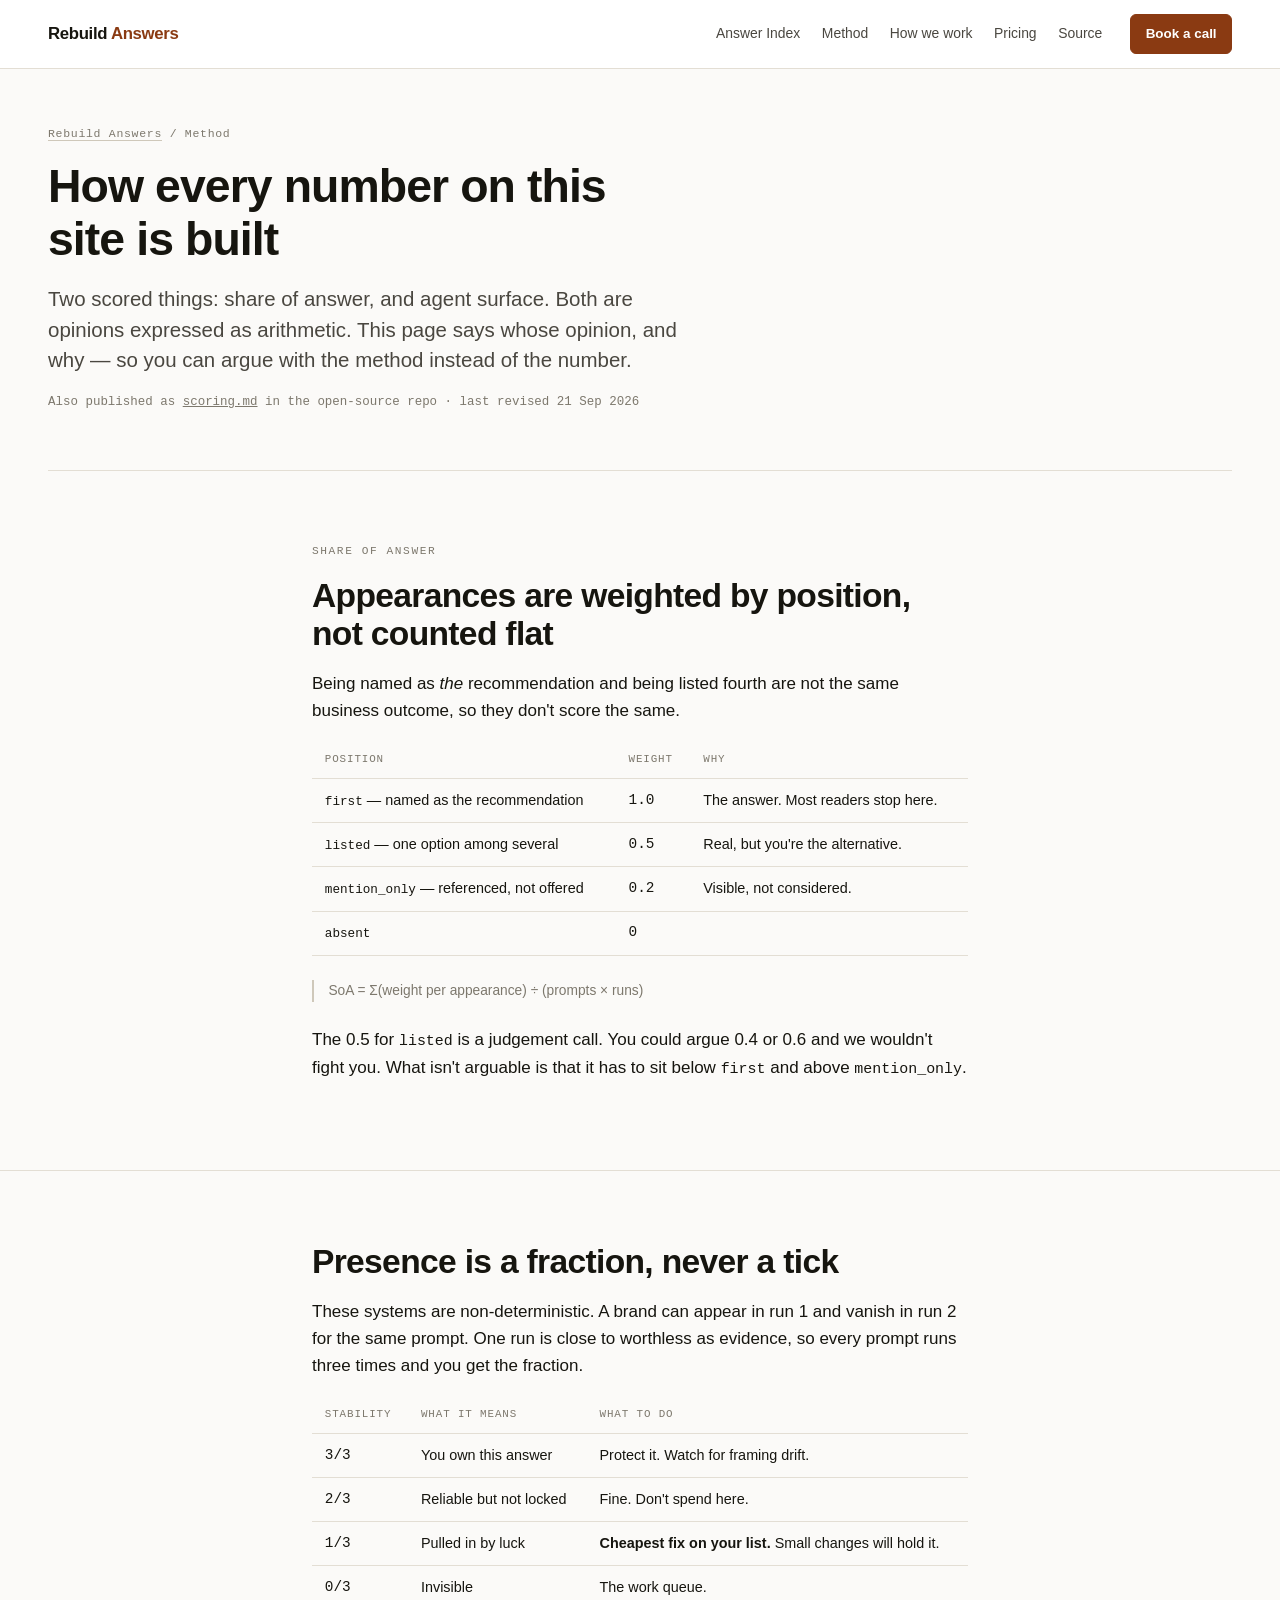
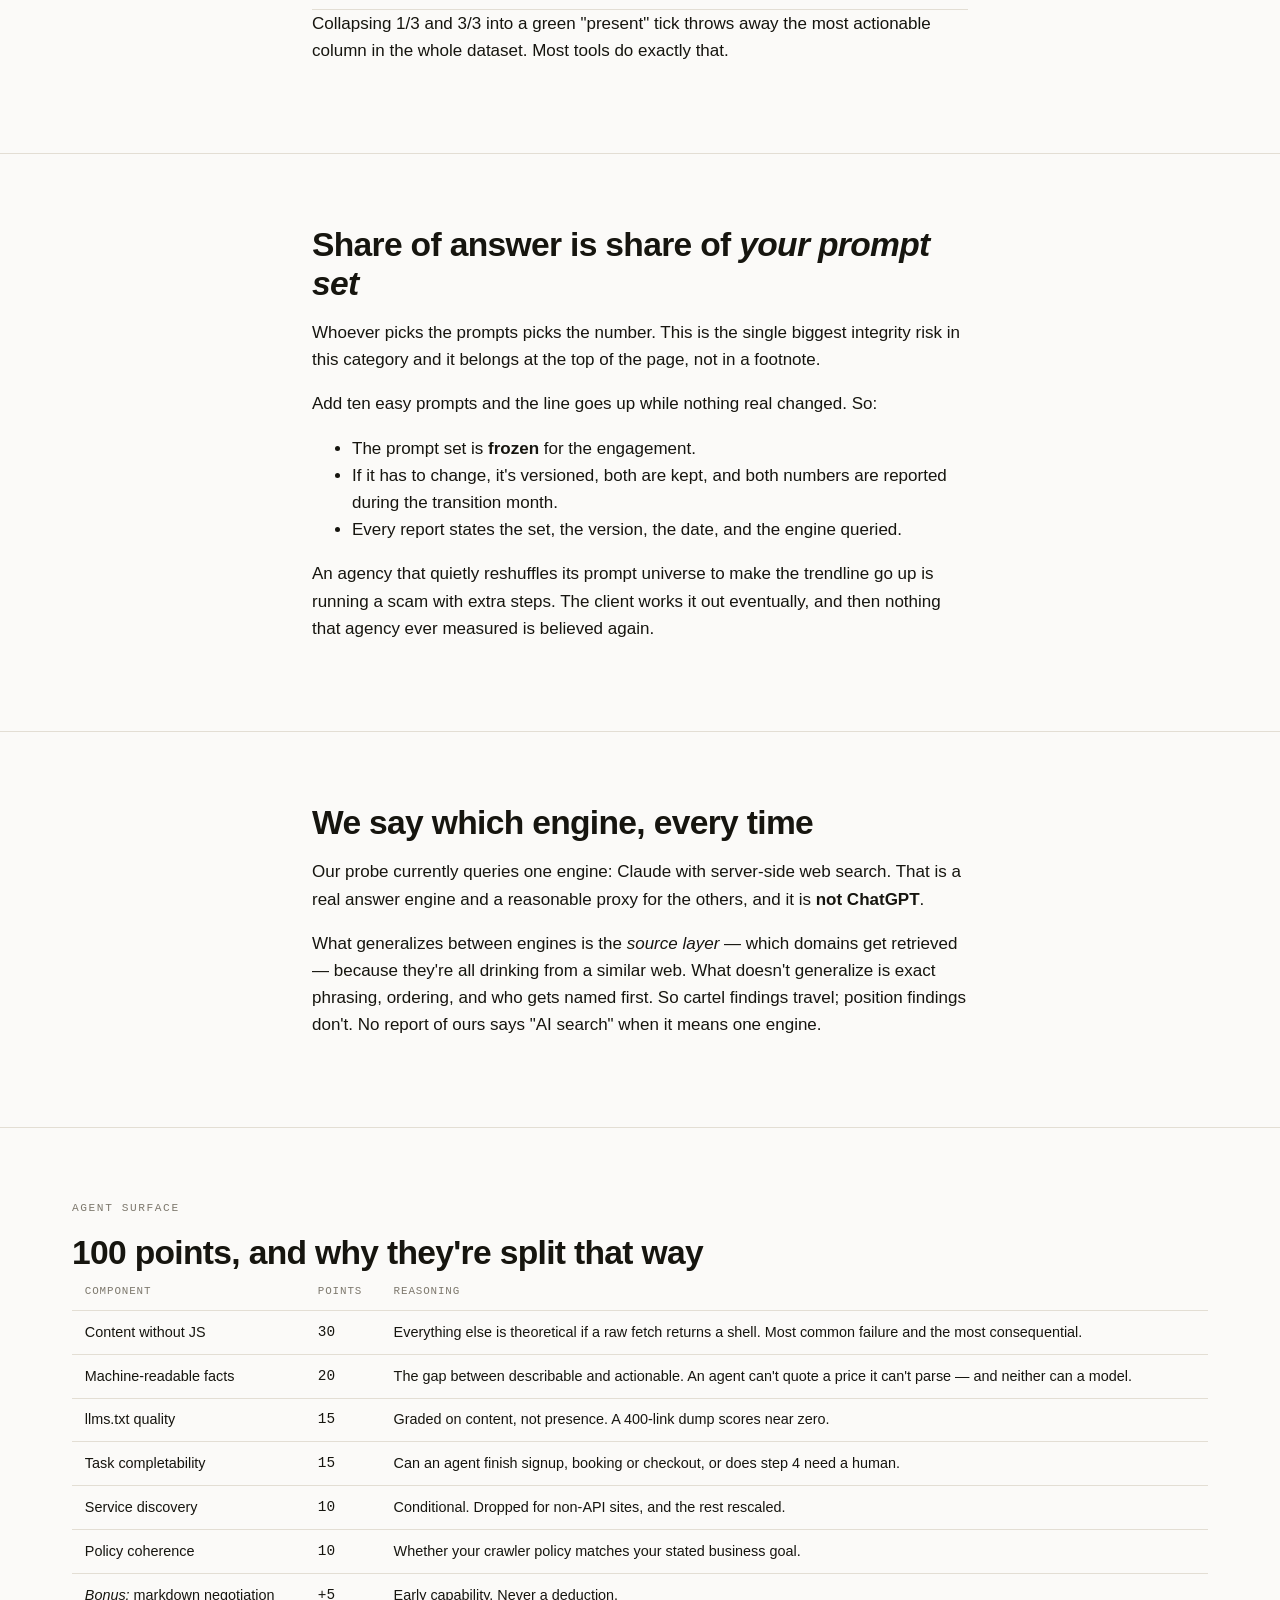
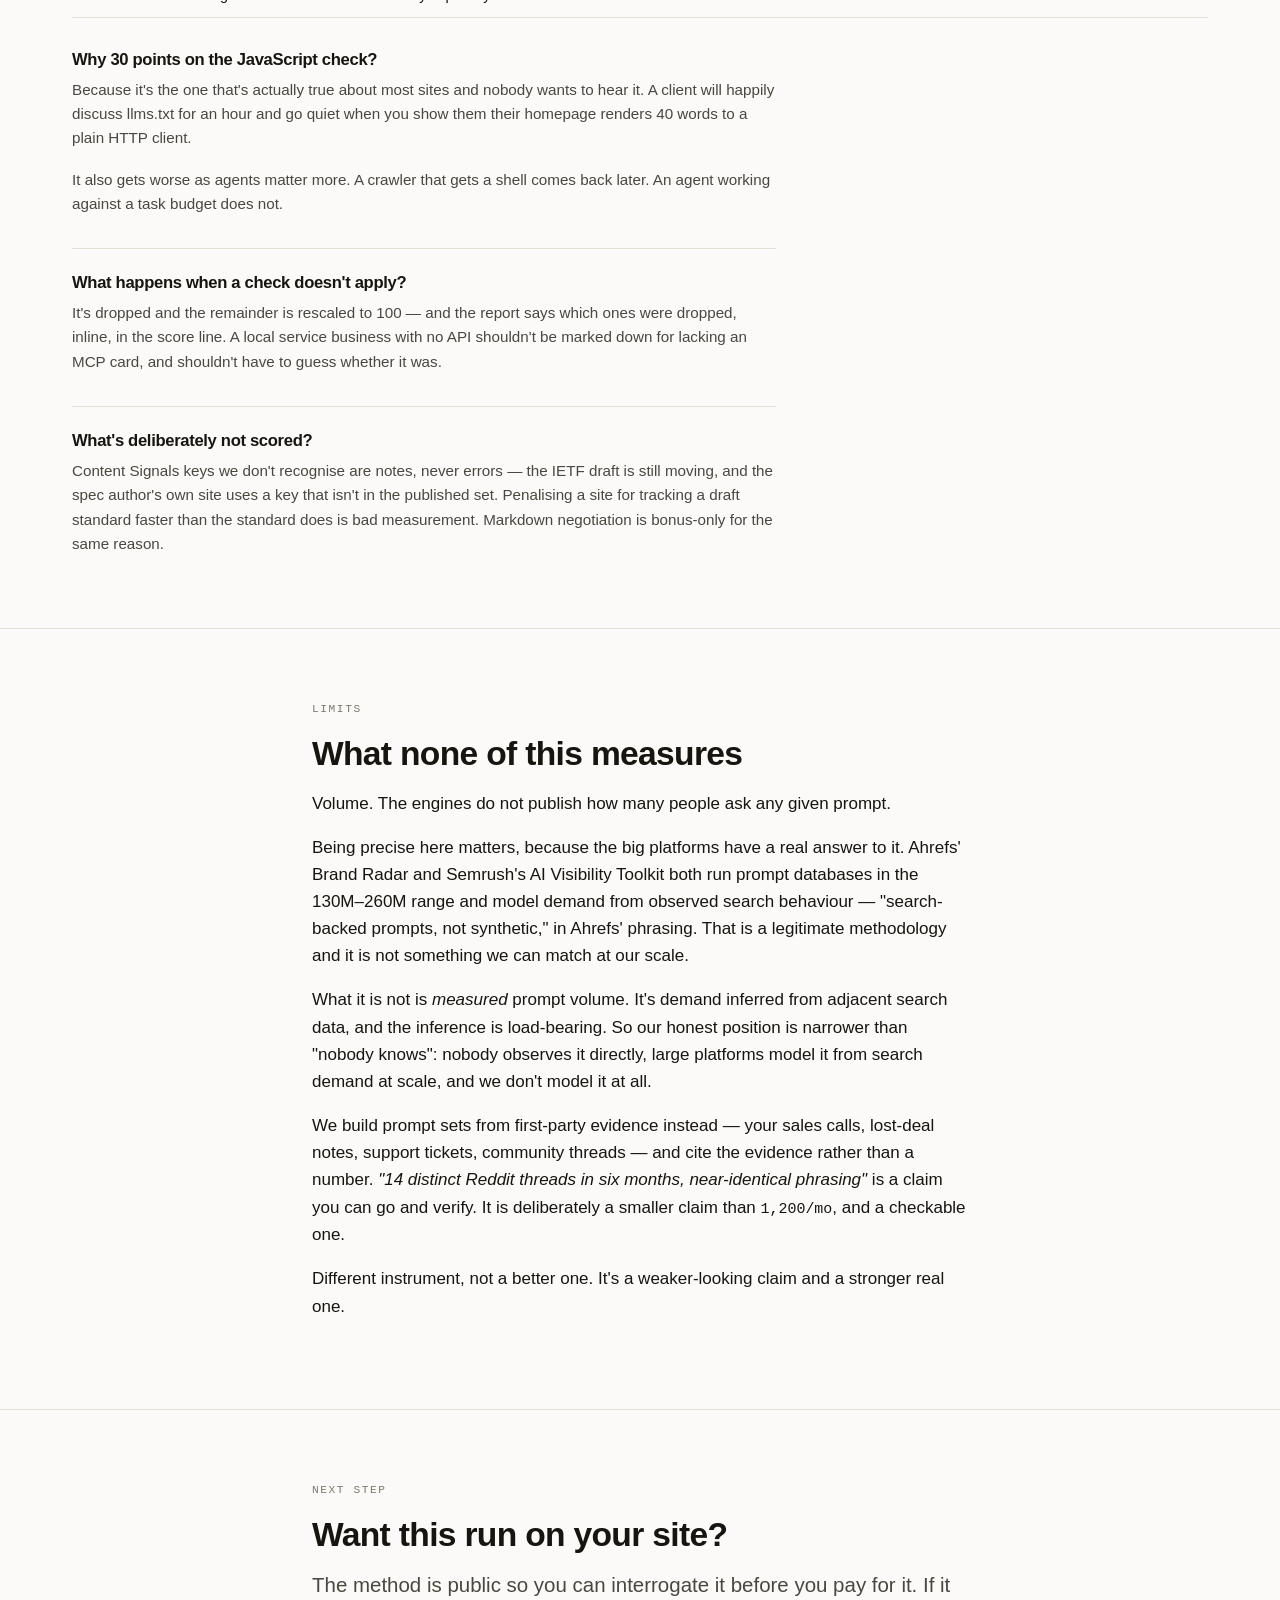
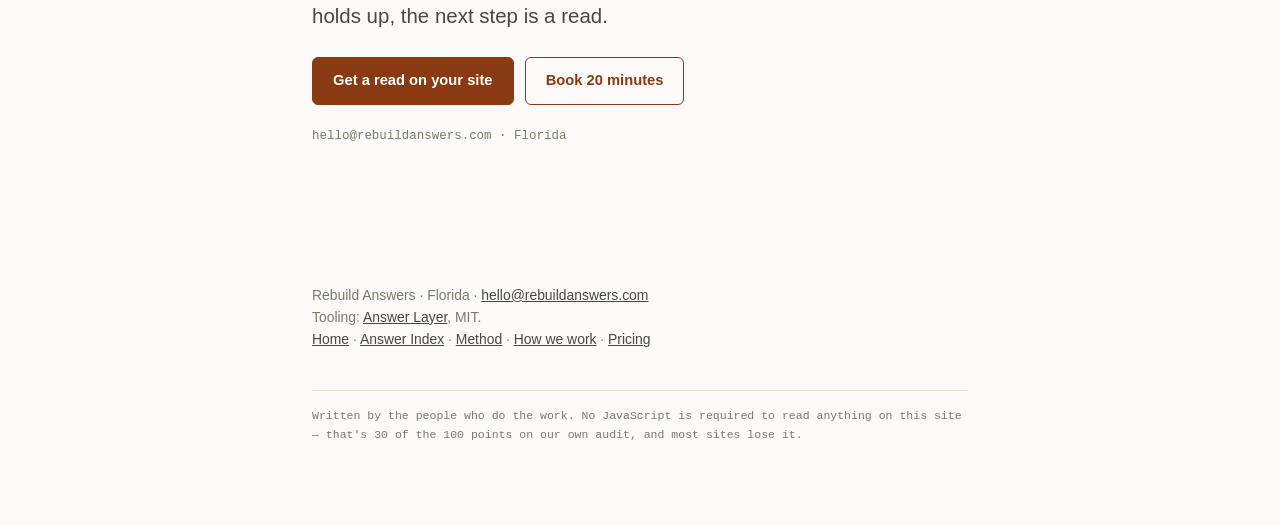
<file: site/method.html>
<!doctype html>
<html lang="en">
<head>
<meta charset="utf-8">
<meta name="viewport" content="width=device-width, initial-scale=1">
<title>Method — how every number is built | Rebuild Answers</title>
<meta name="description" content="The full scoring methodology for share of answer and agent surface, including the weighting, the 2-of-3 reliability line, and what it deliberately does not measure.">
<link rel="canonical" href="https://rebuildanswers.com/method.html">
<meta property="og:type" content="website">
<meta property="og:site_name" content="Rebuild Answers">
<meta property="og:title" content="Method — how every number is built">
<meta property="og:description" content="The full scoring methodology for share of answer and agent surface, including the weighting, the 2-of-3 reliability line, and what it deliberately does not measure.">
<meta property="og:url" content="https://rebuildanswers.com/method.html">
<meta property="og:image" content="https://rebuildanswers.com/og.png">
<meta property="og:image:width" content="1200">
<meta property="og:image:height" content="630">
<meta property="og:image:alt" content="Rebuild Answers — Everyone scores your HTML. We ask the engines.">
<meta name="twitter:card" content="summary_large_image">
<meta name="twitter:title" content="Method — how every number is built">
<meta name="twitter:description" content="The full scoring methodology for share of answer and agent surface, including the weighting, the 2-of-3 reliability line, and what it deliberately does not measure.">
<meta name="twitter:image" content="https://rebuildanswers.com/og.png">
<link rel="stylesheet" href="site.css">
</head>
<body>

<!-- ===================================================================
     PLACEHOLDER: hello@rebuildanswers.com must be a real mailbox.
     "Book a call" links to book.html (a request page, not a live calendar) —
     no cal.com account needed. Run ./rename.sh to change the brand name or
     domain across every file at once.
     =================================================================== -->
<header>
  <div class="wrap bar">
    <a class="logo" href="index.html">Rebuild<span>&nbsp;Answers</span></a>
    <nav>
      <a href="answer-index.html">Answer Index</a>
      <a href="method.html">Method</a>
      <a href="work.html">How we work</a>
      <a href="pricing.html">Pricing</a>
      <a href="https://github.com/rebuildanswers/rebuild-answers-">Source</a>
    </nav>
    <a class="btn sm" href="book.html">Book a call</a>
  </div>
</header>

<main>

<div class="wrap page-head">
  <p class="crumb"><a href="index.html">Rebuild Answers</a> / Method</p>
  <h1>How every number on this site is built</h1>
  <p class="lede">
    Two scored things: share of answer, and agent surface. Both are opinions expressed as
    arithmetic. This page says whose opinion, and why — so you can argue with the method
    instead of the number.
  </p>
  <p class="mono-sm">Also published as <a href="https://github.com/rebuildanswers/rebuild-answers-/blob/main/answer-layer/docs/scoring.md">scoring.md</a> in the open-source repo · last revised 21 Sep 2026</p>
</div>

<section>
  <div class="wrap narrow">
    <p class="eyebrow">Share of answer</p>
    <h2>Appearances are weighted by position, not counted flat</h2>
    <p>
      Being named as <em>the</em> recommendation and being listed fourth are not the same
      business outcome, so they don't score the same.
    </p>
    <div class="scroll">
      <table>
        <thead><tr><th>Position</th><th>Weight</th><th>Why</th></tr></thead>
        <tbody>
          <tr><td><code>first</code> — named as the recommendation</td><td class="num">1.0</td><td>The answer. Most readers stop here.</td></tr>
          <tr><td><code>listed</code> — one option among several</td><td class="num">0.5</td><td>Real, but you're the alternative.</td></tr>
          <tr><td><code>mention_only</code> — referenced, not offered</td><td class="num">0.2</td><td>Visible, not considered.</td></tr>
          <tr><td><code>absent</code></td><td class="num">0</td><td></td></tr>
        </tbody>
      </table>
    </div>
    <p class="note">
      SoA = Σ(weight per appearance) ÷ (prompts × runs)
    </p>
    <p>
      The 0.5 for <code>listed</code> is a judgement call. You could argue 0.4 or 0.6 and we
      wouldn't fight you. What isn't arguable is that it has to sit below <code>first</code>
      and above <code>mention_only</code>.
    </p>
  </div>
</section>

<section>
  <div class="wrap narrow">
    <h2>Presence is a fraction, never a tick</h2>
    <p>
      These systems are non-deterministic. A brand can appear in run 1 and vanish in run 2 for
      the same prompt. One run is close to worthless as evidence, so every prompt runs three
      times and you get the fraction.
    </p>
    <div class="scroll">
      <table>
        <thead><tr><th>Stability</th><th>What it means</th><th>What to do</th></tr></thead>
        <tbody>
          <tr><td class="num">3/3</td><td>You own this answer</td><td>Protect it. Watch for framing drift.</td></tr>
          <tr><td class="num">2/3</td><td>Reliable but not locked</td><td>Fine. Don't spend here.</td></tr>
          <tr><td class="num">1/3</td><td>Pulled in by luck</td><td><strong>Cheapest fix on your list.</strong> Small changes will hold it.</td></tr>
          <tr><td class="num">0/3</td><td>Invisible</td><td>The work queue.</td></tr>
        </tbody>
      </table>
    </div>
    <p>
      Collapsing 1/3 and 3/3 into a green "present" tick throws away the most actionable column
      in the whole dataset. Most tools do exactly that.
    </p>
  </div>
</section>

<section>
  <div class="wrap narrow">
    <h2>Share of answer is share of <em>your prompt set</em></h2>
    <p>
      Whoever picks the prompts picks the number. This is the single biggest integrity risk in
      this category and it belongs at the top of the page, not in a footnote.
    </p>
    <p>Add ten easy prompts and the line goes up while nothing real changed. So:</p>
    <ul>
      <li>The prompt set is <strong>frozen</strong> for the engagement.</li>
      <li>If it has to change, it's versioned, both are kept, and both numbers are reported
          during the transition month.</li>
      <li>Every report states the set, the version, the date, and the engine queried.</li>
    </ul>
    <p>
      An agency that quietly reshuffles its prompt universe to make the trendline go up is
      running a scam with extra steps. The client works it out eventually, and then nothing
      that agency ever measured is believed again.
    </p>
  </div>
</section>

<section>
  <div class="wrap narrow">
    <h2>We say which engine, every time</h2>
    <p>
      Our probe currently queries one engine: Claude with server-side web search. That is a
      real answer engine and a reasonable proxy for the others, and it is <strong>not
      ChatGPT</strong>.
    </p>
    <p>
      What generalizes between engines is the <em>source layer</em> — which domains get
      retrieved — because they're all drinking from a similar web. What doesn't generalize is
      exact phrasing, ordering, and who gets named first. So cartel findings travel; position
      findings don't. No report of ours says "AI search" when it means one engine.
    </p>
  </div>
</section>

<section>
  <div class="wrap">
    <div class="narrow">
      <p class="eyebrow">Agent surface</p>
      <h2>100 points, and why they're split that way</h2>
    </div>
    <div class="scroll">
      <table>
        <thead><tr><th>Component</th><th>Points</th><th>Reasoning</th></tr></thead>
        <tbody>
          <tr><td>Content without JS</td><td class="num">30</td><td>Everything else is theoretical if a raw fetch returns a shell. Most common failure and the most consequential.</td></tr>
          <tr><td>Machine-readable facts</td><td class="num">20</td><td>The gap between describable and actionable. An agent can't quote a price it can't parse — and neither can a model.</td></tr>
          <tr><td>llms.txt quality</td><td class="num">15</td><td>Graded on content, not presence. A 400-link dump scores near zero.</td></tr>
          <tr><td>Task completability</td><td class="num">15</td><td>Can an agent finish signup, booking or checkout, or does step 4 need a human.</td></tr>
          <tr><td>Service discovery</td><td class="num">10</td><td>Conditional. Dropped for non-API sites, and the rest rescaled.</td></tr>
          <tr><td>Policy coherence</td><td class="num">10</td><td>Whether your crawler policy matches your stated business goal.</td></tr>
          <tr><td><em>Bonus:</em> markdown negotiation</td><td class="num">+5</td><td>Early capability. Never a deduction.</td></tr>
        </tbody>
      </table>
    </div>

    <div class="narrow faq">
      <h3>Why 30 points on the JavaScript check?</h3>
      <p>
        Because it's the one that's actually true about most sites and nobody wants to hear it.
        A client will happily discuss llms.txt for an hour and go quiet when you show them their
        homepage renders 40 words to a plain HTTP client.
      </p>
      <p>
        It also gets worse as agents matter more. A crawler that gets a shell comes back later.
        An agent working against a task budget does not.
      </p>

      <h3>What happens when a check doesn't apply?</h3>
      <p>
        It's dropped and the remainder is rescaled to 100 — and the report says which ones were
        dropped, inline, in the score line. A local service business with no API shouldn't be
        marked down for lacking an MCP card, and shouldn't have to guess whether it was.
      </p>

      <h3>What's deliberately not scored?</h3>
      <p>
        Content Signals keys we don't recognise are notes, never errors — the IETF draft is
        still moving, and the spec author's own site uses a key that isn't in the published set.
        Penalising a site for tracking a draft standard faster than the standard does is bad
        measurement. Markdown negotiation is bonus-only for the same reason.
      </p>
    </div>
  </div>
</section>

<section>
  <div class="wrap narrow">
    <p class="eyebrow">Limits</p>
    <h2>What none of this measures</h2>
    <p>
      Volume. The engines do not publish how many people ask any given prompt.
    </p>
    <p>
      Being precise here matters, because the big platforms have a real answer to it. Ahrefs'
      Brand Radar and Semrush's AI Visibility Toolkit both run prompt databases in the
      130M–260M range and model demand from observed search behaviour — "search-backed prompts,
      not synthetic," in Ahrefs' phrasing. That is a legitimate methodology and it is not
      something we can match at our scale.
    </p>
    <p>
      What it is not is <em>measured</em> prompt volume. It's demand inferred from adjacent
      search data, and the inference is load-bearing. So our honest position is narrower than
      "nobody knows": nobody observes it directly, large platforms model it from search demand
      at scale, and we don't model it at all.
    </p>
    <p>
      We build prompt sets from first-party evidence instead — your sales calls, lost-deal
      notes, support tickets, community threads — and cite the evidence rather than a number.
      <em>"14 distinct Reddit threads in six months, near-identical phrasing"</em> is a claim
      you can go and verify. It is deliberately a smaller claim than <code>1,200/mo</code>, and
      a checkable one.
    </p>
    <p>Different instrument, not a better one. It's a weaker-looking claim and a stronger real one.</p>
  </div>
</section>

<section style="border-bottom:0">
  <div class="wrap narrow">
    <p class="eyebrow">Next step</p>
    <h2>Want this run on your site?</h2>
    <p class="lede" style="margin-bottom:0">The method is public so you can interrogate it before you pay for it. If it holds up, the next step is a read.</p>
    <div class="btn-row">
      <a class="btn" href="mailto:hello@rebuildanswers.com?subject=Read%20request&amp;body=Domain%3A%20%0ACompetitors%20that%20matter%3A%20%0AWhat%20we%20sell%2C%20in%20a%20sentence%3A%20%0A">Get a read on your site</a>
      <a class="btn ghost" href="book.html">Book 20 minutes</a>
    </div>
    <p class="mono-sm" style="margin-top:1.4rem">hello@rebuildanswers.com · Florida</p>
  </div>
</section>

</main>

<footer>
  <div class="wrap narrow">
    <p>
      Rebuild Answers · Florida · <a href="mailto:hello@rebuildanswers.com">hello@rebuildanswers.com</a><br>
      Tooling: <a href="https://github.com/rebuildanswers/rebuild-answers-">Answer Layer</a>, MIT.<br>
      <a href="index.html">Home</a> ·
      <a href="answer-index.html">Answer Index</a> ·
      <a href="method.html">Method</a> ·
      <a href="work.html">How we work</a> ·
      <a href="pricing.html">Pricing</a>
    </p>
    <p class="byline">
      Written by the people who do the work. No JavaScript is required to read anything on
      this site — that's 30 of the 100 points on our own audit, and most sites lose it.
    </p>
  </div>
</footer>

</body>
</html>
</file>
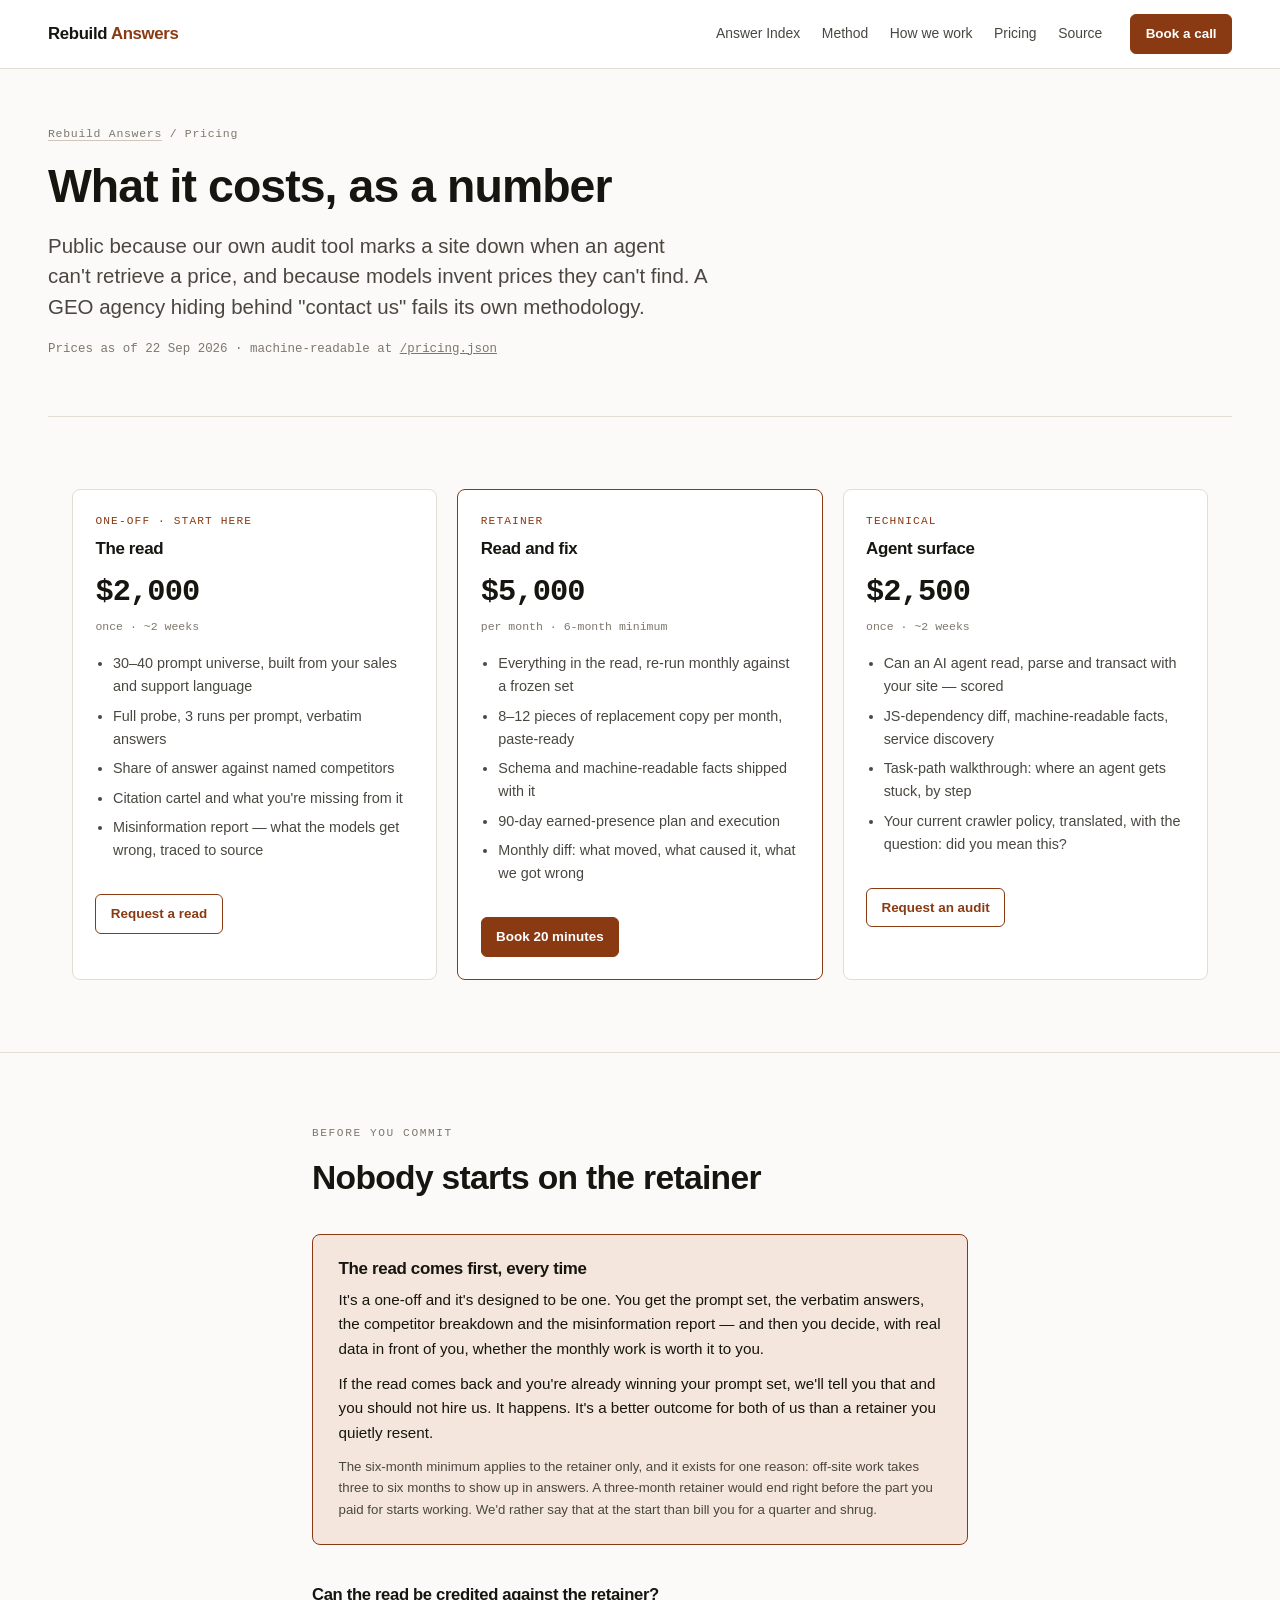
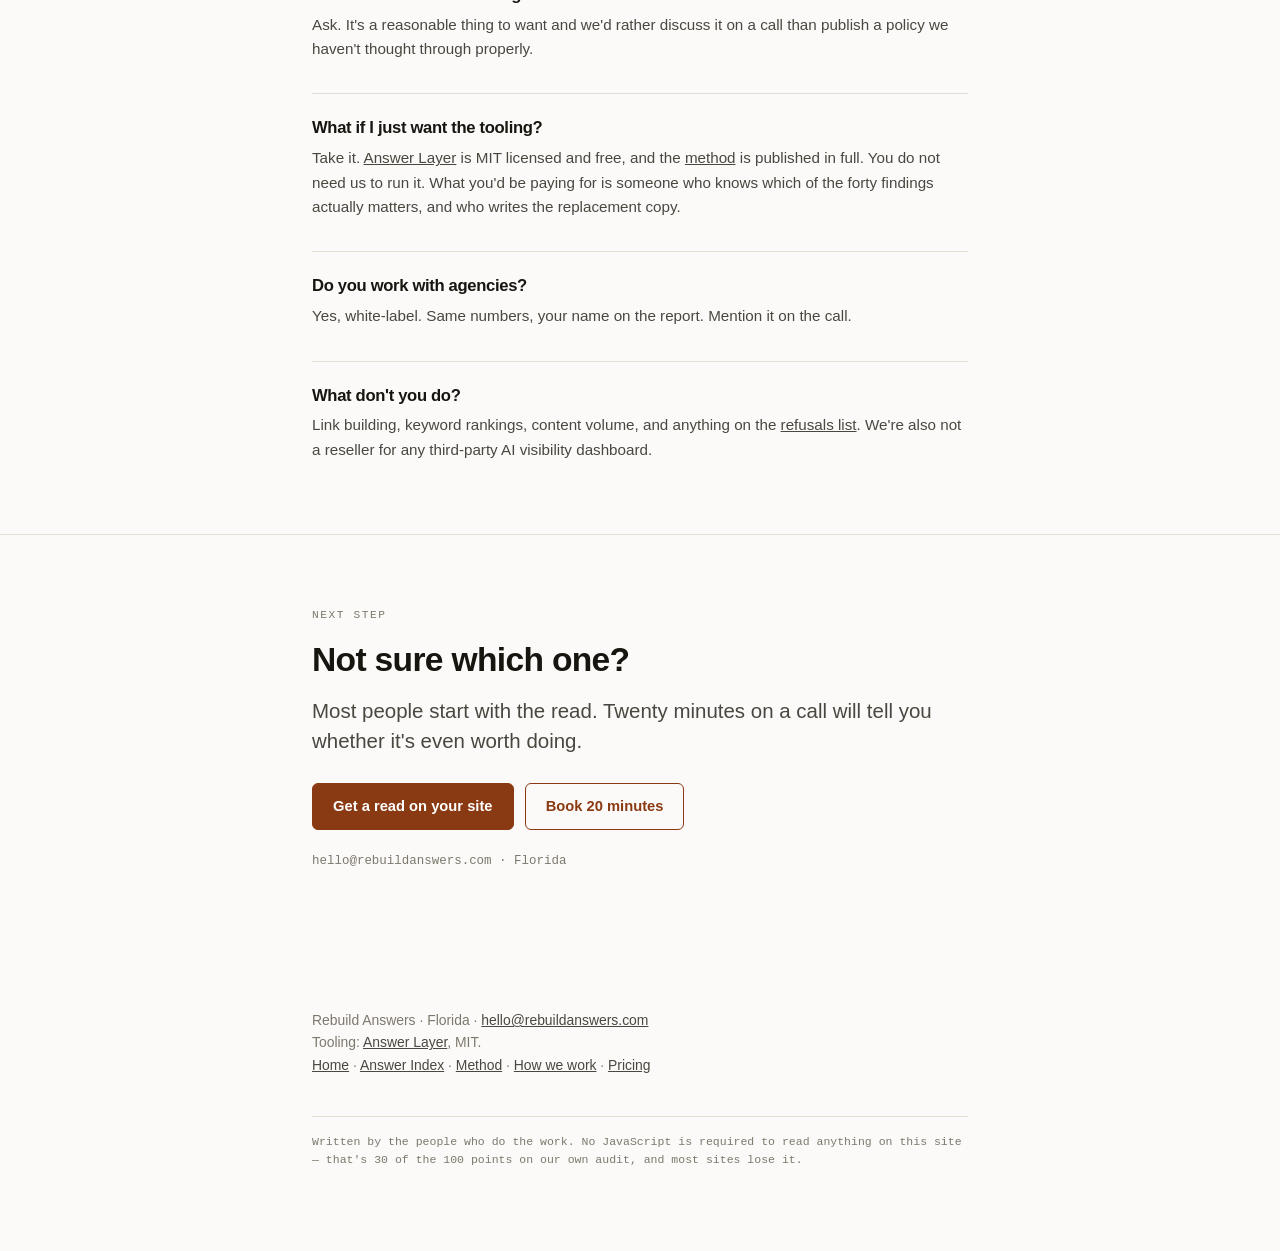
<file: site/pricing.html>
<!doctype html>
<html lang="en">
<head>
<meta charset="utf-8">
<meta name="viewport" content="width=device-width, initial-scale=1">
<title>Pricing — three engagements, public numbers | Rebuild Answers</title>
<meta name="description" content="The read, $2,000 one-off. Read and fix, $5,000/mo. Agent surface, $2,500. Published as numbers because a GEO agency hiding behind contact-us fails its own audit.">
<link rel="canonical" href="https://rebuildanswers.com/pricing.html">
<meta property="og:type" content="website">
<meta property="og:site_name" content="Rebuild Answers">
<meta property="og:title" content="Pricing — three engagements, public numbers">
<meta property="og:description" content="The read, $2,000 one-off. Read and fix, $5,000/mo. Agent surface, $2,500. Published as numbers because a GEO agency hiding behind contact-us fails its own audit.">
<meta property="og:url" content="https://rebuildanswers.com/pricing.html">
<meta property="og:image" content="https://rebuildanswers.com/og.png">
<meta property="og:image:width" content="1200">
<meta property="og:image:height" content="630">
<meta property="og:image:alt" content="Rebuild Answers — Everyone scores your HTML. We ask the engines.">
<meta name="twitter:card" content="summary_large_image">
<meta name="twitter:title" content="Pricing — three engagements, public numbers">
<meta name="twitter:description" content="The read, $2,000 one-off. Read and fix, $5,000/mo. Agent surface, $2,500. Published as numbers because a GEO agency hiding behind contact-us fails its own audit.">
<meta name="twitter:image" content="https://rebuildanswers.com/og.png">
<link rel="stylesheet" href="site.css">
<script type="application/ld+json">
{"@context":"https://schema.org","@type":"OfferCatalog","name":"Rebuild Answers engagements",
 "url":"https://rebuildanswers.com/pricing","itemListElement":[
 {"@type":"Offer","name":"The read","price":"2000","priceCurrency":"USD","availability":"https://schema.org/InStock"},
 {"@type":"Offer","name":"Read and fix","price":"5000","priceCurrency":"USD","availability":"https://schema.org/InStock"},
 {"@type":"Offer","name":"Agent surface","price":"2500","priceCurrency":"USD","availability":"https://schema.org/InStock"}]}
</script>
<script type="application/ld+json">
{
 "@context": "https://schema.org",
 "@type": "FAQPage",
 "mainEntity": [
  {
   "@type": "Question",
   "name": "Can the read be credited against the retainer?",
   "acceptedAnswer": {
    "@type": "Answer",
    "text": "Ask. It's a reasonable thing to want and we'd rather discuss it on a call than publish a policy we haven't thought through properly."
   }
  },
  {
   "@type": "Question",
   "name": "What if I just want the tooling?",
   "acceptedAnswer": {
    "@type": "Answer",
    "text": "Take it. Answer Layer is MIT licensed and free, and the method is published in full. You do not need us to run it. What you'd be paying for is someone who knows which of the forty findings actually matters, and who writes the replacement copy."
   }
  },
  {
   "@type": "Question",
   "name": "Do you work with agencies?",
   "acceptedAnswer": {
    "@type": "Answer",
    "text": "Yes, white-label. Same numbers, your name on the report."
   }
  },
  {
   "@type": "Question",
   "name": "What don't you do?",
   "acceptedAnswer": {
    "@type": "Answer",
    "text": "Link building, keyword rankings, content volume, and anything on our published refusals list. We are also not a reseller for any third-party AI visibility dashboard."
   }
  },
  {
   "@type": "Question",
   "name": "Does everyone start on the retainer?",
   "acceptedAnswer": {
    "@type": "Answer",
    "text": "No. Every engagement opens with the one-off read at $2,000. If the read shows you are already winning your prompt set, we say so and you should not hire us. The six-month minimum applies to the retainer only, because off-site work takes three to six months to show up in AI answers."
   }
  }
 ]
}
</script>
</head>
<body>

<!-- ===================================================================
     PLACEHOLDER: hello@rebuildanswers.com must be a real mailbox.
     "Book a call" links to book.html (a request page, not a live calendar) —
     no cal.com account needed. Run ./rename.sh to change the brand name or
     domain across every file at once.
     =================================================================== -->
<header>
  <div class="wrap bar">
    <a class="logo" href="index.html">Rebuild<span>&nbsp;Answers</span></a>
    <nav>
      <a href="answer-index.html">Answer Index</a>
      <a href="method.html">Method</a>
      <a href="work.html">How we work</a>
      <a href="pricing.html">Pricing</a>
      <a href="https://github.com/rebuildanswers/rebuild-answers-">Source</a>
    </nav>
    <a class="btn sm" href="book.html">Book a call</a>
  </div>
</header>

<main>

<div class="wrap page-head">
  <p class="crumb"><a href="index.html">Rebuild Answers</a> / Pricing</p>
  <h1>What it costs, as a number</h1>
  <p class="lede">
    Public because our own audit tool marks a site down when an agent can't retrieve a price,
    and because models invent prices they can't find. A GEO agency hiding behind "contact us"
    fails its own methodology.
  </p>
  <p class="mono-sm">
    Prices as of 22 Sep 2026 · machine-readable at <a href="pricing.json">/pricing.json</a>
  </p>
</div>

<section>
  <div class="wrap">
    <div class="price">
      <div class="tier">
        <span class="kicker">One-off · start here</span>
        <h3>The read</h3>
        <div class="amt">$2,000</div>
        <div class="per">once · ~2 weeks</div>
        <ul>
          <li>30–40 prompt universe, built from your sales and support language</li>
          <li>Full probe, 3 runs per prompt, verbatim answers</li>
          <li>Share of answer against named competitors</li>
          <li>Citation cartel and what you're missing from it</li>
          <li>Misinformation report — what the models get wrong, traced to source</li>
        </ul>
        <p class="btn-row"><a class="btn ghost sm" href="mailto:hello@rebuildanswers.com?subject=Read%20request&amp;body=Domain%3A%20%0ACompetitors%20that%20matter%3A%20%0AWhat%20we%20sell%2C%20in%20a%20sentence%3A%20%0A">Request a read</a></p>
      </div>

      <div class="tier mid">
        <span class="kicker">Retainer</span>
        <h3>Read and fix</h3>
        <div class="amt">$5,000</div>
        <div class="per">per month · 6-month minimum</div>
        <ul>
          <li>Everything in the read, re-run monthly against a frozen set</li>
          <li>8–12 pieces of replacement copy per month, paste-ready</li>
          <li>Schema and machine-readable facts shipped with it</li>
          <li>90-day earned-presence plan and execution</li>
          <li>Monthly diff: what moved, what caused it, what we got wrong</li>
        </ul>
        <p class="btn-row"><a class="btn sm" href="book.html">Book 20 minutes</a></p>
      </div>

      <div class="tier">
        <span class="kicker">Technical</span>
        <h3>Agent surface</h3>
        <div class="amt">$2,500</div>
        <div class="per">once · ~2 weeks</div>
        <ul>
          <li>Can an AI agent read, parse and transact with your site — scored</li>
          <li>JS-dependency diff, machine-readable facts, service discovery</li>
          <li>Task-path walkthrough: where an agent gets stuck, by step</li>
          <li>Your current crawler policy, translated, with the question: did you mean this?</li>
        </ul>
        <p class="btn-row"><a class="btn ghost sm" href="mailto:hello@rebuildanswers.com?subject=Read%20request&amp;body=Domain%3A%20%0ACompetitors%20that%20matter%3A%20%0AWhat%20we%20sell%2C%20in%20a%20sentence%3A%20%0A">Request an audit</a></p>
      </div>
    </div>
  </div>
</section>

<section>
  <div class="wrap narrow">
    <p class="eyebrow">Before you commit</p>
    <h2>Nobody starts on the retainer</h2>

    <div class="reversal">
      <h3>The read comes first, every time</h3>
      <p>
        It's a one-off and it's designed to be one. You get the prompt set, the verbatim
        answers, the competitor breakdown and the misinformation report — and then you decide,
        with real data in front of you, whether the monthly work is worth it to you.
      </p>
      <p>
        If the read comes back and you're already winning your prompt set, we'll tell you that
        and you should not hire us. It happens. It's a better outcome for both of us than a
        retainer you quietly resent.
      </p>
      <p class="small">
        The six-month minimum applies to the retainer only, and it exists for one reason:
        off-site work takes three to six months to show up in answers. A three-month retainer
        would end right before the part you paid for starts working. We'd rather say that at
        the start than bill you for a quarter and shrug.
      </p>
    </div>

    <div class="faq" style="margin-top:2.5rem">
      <h3>Can the read be credited against the retainer?</h3>
      <p>
        Ask. It's a reasonable thing to want and we'd rather discuss it on a call than publish
        a policy we haven't thought through properly.
      </p>

      <h3>What if I just want the tooling?</h3>
      <p>
        Take it. <a href="https://github.com/rebuildanswers/rebuild-answers-">Answer Layer</a> is MIT
        licensed and free, and the <a href="method.html">method</a> is published in full. You
        do not need us to run it. What you'd be paying for is someone who knows which of the
        forty findings actually matters, and who writes the replacement copy.
      </p>

      <h3>Do you work with agencies?</h3>
      <p>
        Yes, white-label. Same numbers, your name on the report. Mention it on the call.
      </p>

      <h3>What don't you do?</h3>
      <p>
        Link building, keyword rankings, content volume, and anything on the
        <a href="work.html">refusals list</a>. We're also not a reseller for any third-party
        AI visibility dashboard.
      </p>
    </div>
  </div>
</section>

<section style="border-bottom:0">
  <div class="wrap narrow">
    <p class="eyebrow">Next step</p>
    <h2>Not sure which one?</h2>
    <p class="lede" style="margin-bottom:0">Most people start with the read. Twenty minutes on a call will tell you whether it's even worth doing.</p>
    <div class="btn-row">
      <a class="btn" href="mailto:hello@rebuildanswers.com?subject=Read%20request&amp;body=Domain%3A%20%0ACompetitors%20that%20matter%3A%20%0AWhat%20we%20sell%2C%20in%20a%20sentence%3A%20%0A">Get a read on your site</a>
      <a class="btn ghost" href="book.html">Book 20 minutes</a>
    </div>
    <p class="mono-sm" style="margin-top:1.4rem">hello@rebuildanswers.com · Florida</p>
  </div>
</section>

</main>

<footer>
  <div class="wrap narrow">
    <p>
      Rebuild Answers · Florida · <a href="mailto:hello@rebuildanswers.com">hello@rebuildanswers.com</a><br>
      Tooling: <a href="https://github.com/rebuildanswers/rebuild-answers-">Answer Layer</a>, MIT.<br>
      <a href="index.html">Home</a> ·
      <a href="answer-index.html">Answer Index</a> ·
      <a href="method.html">Method</a> ·
      <a href="work.html">How we work</a> ·
      <a href="pricing.html">Pricing</a>
    </p>
    <p class="byline">
      Written by the people who do the work. No JavaScript is required to read anything on
      this site — that's 30 of the 100 points on our own audit, and most sites lose it.
    </p>
  </div>
</footer>

</body>
</html>
</file>
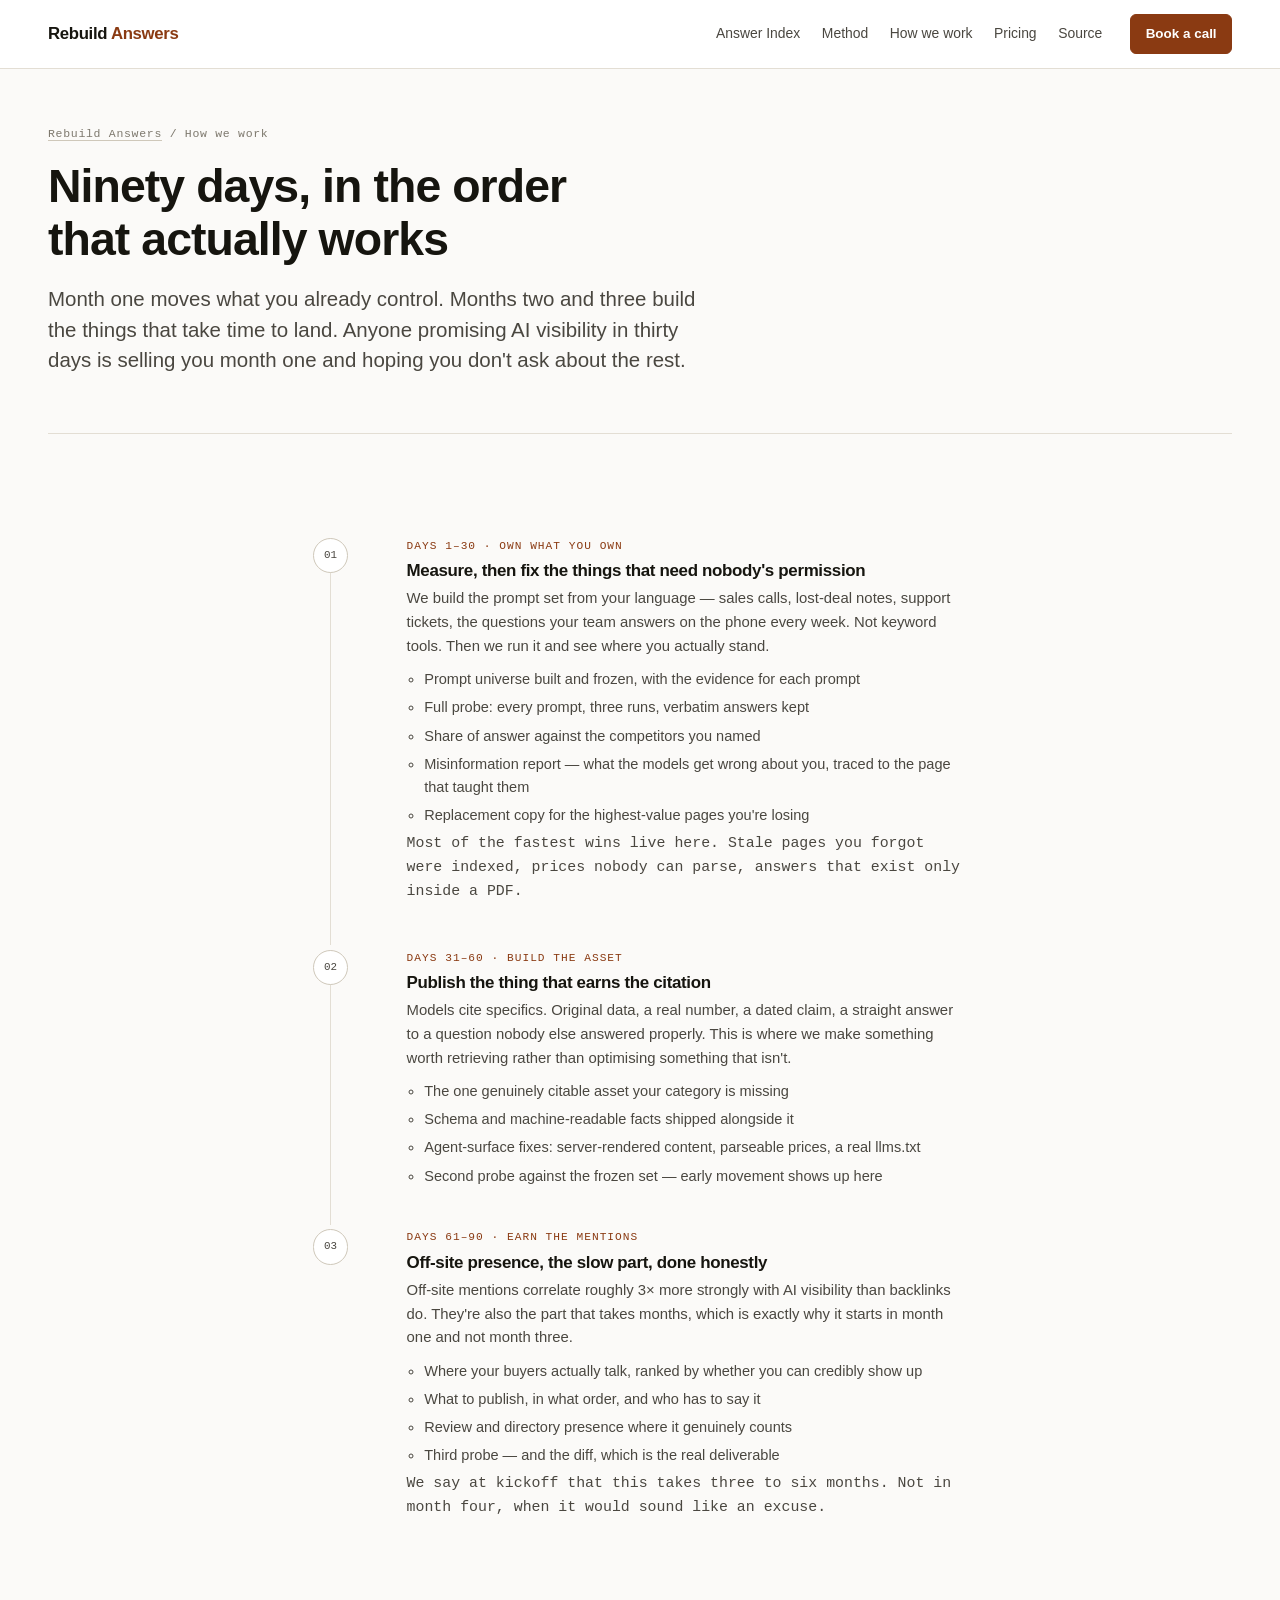
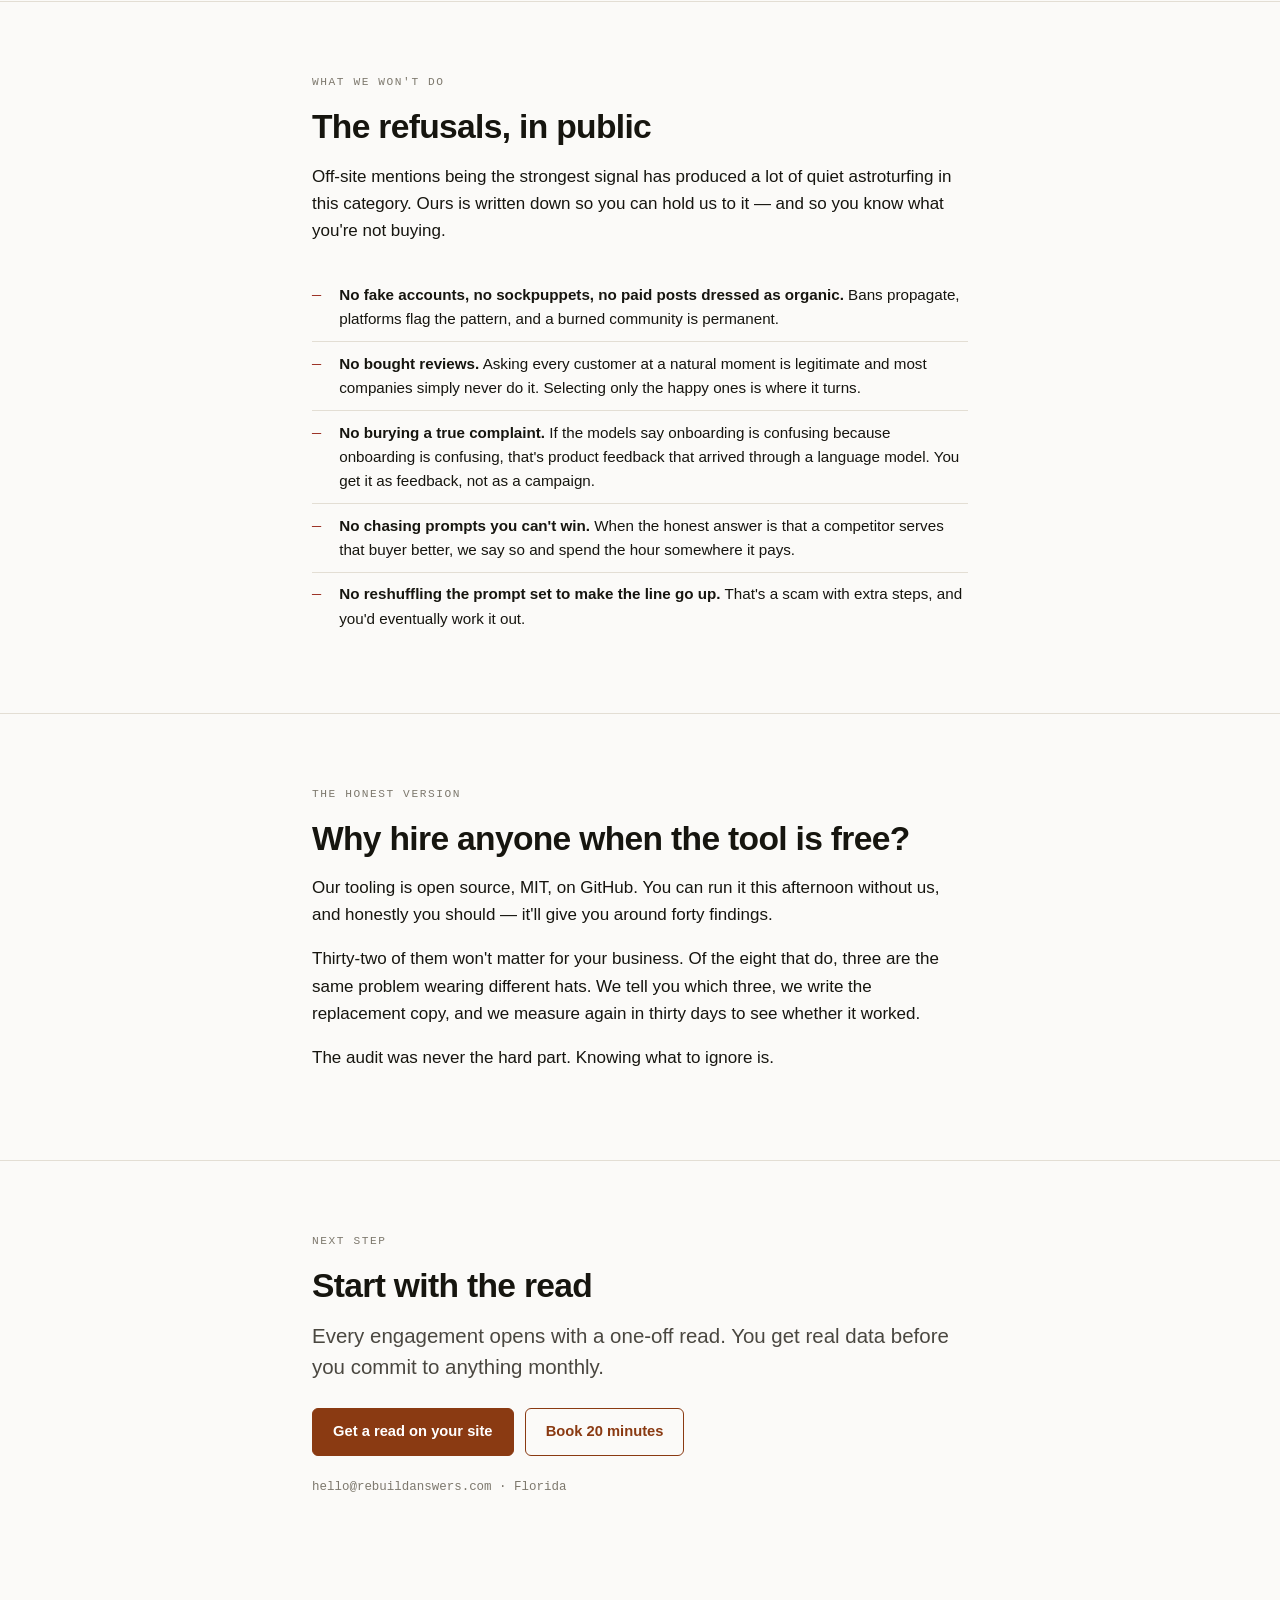
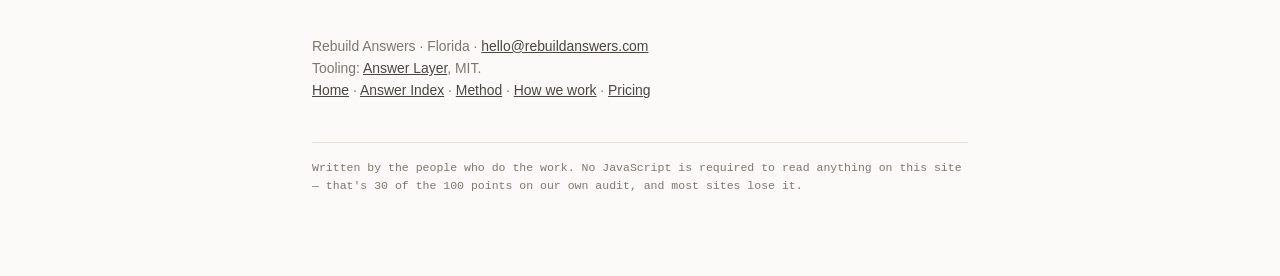
<file: site/work.html>
<!doctype html>
<html lang="en">
<head>
<meta charset="utf-8">
<meta name="viewport" content="width=device-width, initial-scale=1">
<title>How we work — the 90-day sequence | Rebuild Answers</title>
<meta name="description" content="What actually happens month by month: own what you own, build the citable asset, earn the mentions. Plus the things we refuse to do, in public.">
<link rel="canonical" href="https://rebuildanswers.com/work.html">
<meta property="og:type" content="website">
<meta property="og:site_name" content="Rebuild Answers">
<meta property="og:title" content="How we work — the 90-day sequence">
<meta property="og:description" content="What actually happens month by month: own what you own, build the citable asset, earn the mentions. Plus the things we refuse to do, in public.">
<meta property="og:url" content="https://rebuildanswers.com/work.html">
<meta property="og:image" content="https://rebuildanswers.com/og.png">
<meta property="og:image:width" content="1200">
<meta property="og:image:height" content="630">
<meta property="og:image:alt" content="Rebuild Answers — Everyone scores your HTML. We ask the engines.">
<meta name="twitter:card" content="summary_large_image">
<meta name="twitter:title" content="How we work — the 90-day sequence">
<meta name="twitter:description" content="What actually happens month by month: own what you own, build the citable asset, earn the mentions. Plus the things we refuse to do, in public.">
<meta name="twitter:image" content="https://rebuildanswers.com/og.png">
<link rel="stylesheet" href="site.css">
</head>
<body>

<!-- ===================================================================
     PLACEHOLDER: hello@rebuildanswers.com must be a real mailbox.
     "Book a call" links to book.html (a request page, not a live calendar) —
     no cal.com account needed. Run ./rename.sh to change the brand name or
     domain across every file at once.
     =================================================================== -->
<header>
  <div class="wrap bar">
    <a class="logo" href="index.html">Rebuild<span>&nbsp;Answers</span></a>
    <nav>
      <a href="answer-index.html">Answer Index</a>
      <a href="method.html">Method</a>
      <a href="work.html">How we work</a>
      <a href="pricing.html">Pricing</a>
      <a href="https://github.com/rebuildanswers/rebuild-answers-">Source</a>
    </nav>
    <a class="btn sm" href="book.html">Book a call</a>
  </div>
</header>

<main>

<div class="wrap page-head">
  <p class="crumb"><a href="index.html">Rebuild Answers</a> / How we work</p>
  <h1>Ninety days, in the order that actually works</h1>
  <p class="lede">
    Month one moves what you already control. Months two and three build the things that take
    time to land. Anyone promising AI visibility in thirty days is selling you month one and
    hoping you don't ask about the rest.
  </p>
</div>

<section>
  <div class="wrap narrow">
    <ol class="seq">
      <li>
        <span class="when">01</span>
        <span class="range">Days 1–30 · own what you own</span>
        <h3>Measure, then fix the things that need nobody's permission</h3>
        <p>
          We build the prompt set from your language — sales calls, lost-deal notes, support
          tickets, the questions your team answers on the phone every week. Not keyword tools.
          Then we run it and see where you actually stand.
        </p>
        <ul>
          <li>Prompt universe built and frozen, with the evidence for each prompt</li>
          <li>Full probe: every prompt, three runs, verbatim answers kept</li>
          <li>Share of answer against the competitors you named</li>
          <li>Misinformation report — what the models get wrong about you, traced to the page that taught them</li>
          <li>Replacement copy for the highest-value pages you're losing</li>
        </ul>
        <p class="mono-sm">
          Most of the fastest wins live here. Stale pages you forgot were indexed, prices
          nobody can parse, answers that exist only inside a PDF.
        </p>
      </li>

      <li>
        <span class="when">02</span>
        <span class="range">Days 31–60 · build the asset</span>
        <h3>Publish the thing that earns the citation</h3>
        <p>
          Models cite specifics. Original data, a real number, a dated claim, a straight answer
          to a question nobody else answered properly. This is where we make something worth
          retrieving rather than optimising something that isn't.
        </p>
        <ul>
          <li>The one genuinely citable asset your category is missing</li>
          <li>Schema and machine-readable facts shipped alongside it</li>
          <li>Agent-surface fixes: server-rendered content, parseable prices, a real llms.txt</li>
          <li>Second probe against the frozen set — early movement shows up here</li>
        </ul>
      </li>

      <li>
        <span class="when">03</span>
        <span class="range">Days 61–90 · earn the mentions</span>
        <h3>Off-site presence, the slow part, done honestly</h3>
        <p>
          Off-site mentions correlate roughly 3× more strongly with AI visibility than
          backlinks do. They're also the part that takes months, which is exactly why it starts
          in month one and not month three.
        </p>
        <ul>
          <li>Where your buyers actually talk, ranked by whether you can credibly show up</li>
          <li>What to publish, in what order, and who has to say it</li>
          <li>Review and directory presence where it genuinely counts</li>
          <li>Third probe — and the diff, which is the real deliverable</li>
        </ul>
        <p class="mono-sm">
          We say at kickoff that this takes three to six months. Not in month four, when it
          would sound like an excuse.
        </p>
      </li>
    </ol>
  </div>
</section>

<section>
  <div class="wrap narrow">
    <p class="eyebrow">What we won't do</p>
    <h2>The refusals, in public</h2>
    <p style="margin-bottom:1.8rem">
      Off-site mentions being the strongest signal has produced a lot of quiet astroturfing in
      this category. Ours is written down so you can hold us to it — and so you know what
      you're not buying.
    </p>
    <ul class="no">
      <li><b>No fake accounts, no sockpuppets, no paid posts dressed as organic.</b>
        Bans propagate, platforms flag the pattern, and a burned community is permanent.</li>
      <li><b>No bought reviews.</b> Asking every customer at a natural moment is legitimate and
        most companies simply never do it. Selecting only the happy ones is where it turns.</li>
      <li><b>No burying a true complaint.</b> If the models say onboarding is confusing because
        onboarding is confusing, that's product feedback that arrived through a language model.
        You get it as feedback, not as a campaign.</li>
      <li><b>No chasing prompts you can't win.</b> When the honest answer is that a competitor
        serves that buyer better, we say so and spend the hour somewhere it pays.</li>
      <li><b>No reshuffling the prompt set to make the line go up.</b> That's a scam with extra
        steps, and you'd eventually work it out.</li>
    </ul>
  </div>
</section>

<section>
  <div class="wrap narrow">
    <p class="eyebrow">The honest version</p>
    <h2>Why hire anyone when the tool is free?</h2>
    <p>
      Our tooling is open source, MIT, on GitHub. You can run it this afternoon without us, and
      honestly you should — it'll give you around forty findings.
    </p>
    <p>
      Thirty-two of them won't matter for your business. Of the eight that do, three are the
      same problem wearing different hats. We tell you which three, we write the replacement
      copy, and we measure again in thirty days to see whether it worked.
    </p>
    <p>
      The audit was never the hard part. Knowing what to ignore is.
    </p>
  </div>
</section>

<section style="border-bottom:0">
  <div class="wrap narrow">
    <p class="eyebrow">Next step</p>
    <h2>Start with the read</h2>
    <p class="lede" style="margin-bottom:0">Every engagement opens with a one-off read. You get real data before you commit to anything monthly.</p>
    <div class="btn-row">
      <a class="btn" href="mailto:hello@rebuildanswers.com?subject=Read%20request&amp;body=Domain%3A%20%0ACompetitors%20that%20matter%3A%20%0AWhat%20we%20sell%2C%20in%20a%20sentence%3A%20%0A">Get a read on your site</a>
      <a class="btn ghost" href="book.html">Book 20 minutes</a>
    </div>
    <p class="mono-sm" style="margin-top:1.4rem">hello@rebuildanswers.com · Florida</p>
  </div>
</section>

</main>

<footer>
  <div class="wrap narrow">
    <p>
      Rebuild Answers · Florida · <a href="mailto:hello@rebuildanswers.com">hello@rebuildanswers.com</a><br>
      Tooling: <a href="https://github.com/rebuildanswers/rebuild-answers-">Answer Layer</a>, MIT.<br>
      <a href="index.html">Home</a> ·
      <a href="answer-index.html">Answer Index</a> ·
      <a href="method.html">Method</a> ·
      <a href="work.html">How we work</a> ·
      <a href="pricing.html">Pricing</a>
    </p>
    <p class="byline">
      Written by the people who do the work. No JavaScript is required to read anything on
      this site — that's 30 of the 100 points on our own audit, and most sites lose it.
    </p>
  </div>
</footer>

</body>
</html>
</file>
<file: site/site.css>
:root{
  --bg:#fbfaf8; --surface:#ffffff; --sunk:#f4f2ee;
  --ink:#16150f; --ink-2:#4a4740; --ink-3:#7d786d;
  --line:#e3ded4; --line-2:#cfc8ba;
  --accent:#8a3a12; --accent-soft:#f4e6dc;
  --good:#2f6b46; --warn:#8a6a12; --bad:#9c3226;
  --mono:ui-monospace,"SF Mono",SFMono-Regular,Menlo,Consolas,"Liberation Mono",monospace;
  --sans:ui-sans-serif,-apple-system,BlinkMacSystemFont,"Segoe UI",Inter,Helvetica,Arial,sans-serif;
  --serif:ui-serif,Georgia,"Iowan Old Style","Times New Roman",serif;
  --maxw:74rem;
}
@media (prefers-color-scheme:dark){
  :root:not([data-theme="light"]){
    --bg:#121110; --surface:#1a1917; --sunk:#100f0e;
    --ink:#f2efe8; --ink-2:#b8b3a8; --ink-3:#88837a;
    --line:#2c2a26; --line-2:#3d3a34;
    --accent:#e08a54; --accent-soft:#2a1d14;
    --good:#6fb98a; --warn:#d4ac52; --bad:#e0796a;
  }
}
:root[data-theme="dark"]{
  --bg:#121110; --surface:#1a1917; --sunk:#100f0e;
  --ink:#f2efe8; --ink-2:#b8b3a8; --ink-3:#88837a;
  --line:#2c2a26; --line-2:#3d3a34;
  --accent:#e08a54; --accent-soft:#2a1d14;
  --good:#6fb98a; --warn:#d4ac52; --bad:#e0796a;
}
*{box-sizing:border-box}
html{-webkit-text-size-adjust:100%}
body{
  margin:0; background:var(--bg); color:var(--ink);
  font-family:var(--sans); font-size:17px; line-height:1.6;
  -webkit-font-smoothing:antialiased;
}
.wrap{max-width:var(--maxw); margin:0 auto; padding:0 1.5rem}
.narrow{max-width:44rem}
a{color:inherit}
h1,h2,h3{line-height:1.15; letter-spacing:-.02em; margin:0}
h1{font-size:clamp(2.1rem,5.4vw,3.6rem); font-weight:640}
h2{font-size:clamp(1.5rem,3.2vw,2.1rem); font-weight:620}
h3{font-size:1.06rem; font-weight:640}
h2 + p, h2 + .lede, h2 + .score-line, h2 + ul{margin-top:1rem}
h1 + .lede{margin-top:0}
p{margin:0 0 1.05rem}
.lede{font-size:clamp(1.06rem,2.1vw,1.28rem); color:var(--ink-2); line-height:1.5}
.eyebrow{
  font-family:var(--mono); font-size:.7rem; letter-spacing:.14em;
  text-transform:uppercase; color:var(--ink-3); margin:0 0 1rem
}
.rule{height:1px; background:var(--line); border:0; margin:0}
section{padding:4.5rem 0; border-bottom:1px solid var(--line)}
@media (max-width:640px){section{padding:3rem 0}}

/* header */
header{border-bottom:1px solid var(--line); background:var(--surface)}
.bar{display:flex; align-items:center; gap:1.5rem; padding:.9rem 0; flex-wrap:wrap}
.logo{font-weight:660; letter-spacing:-.02em; text-decoration:none; font-size:1.05rem}
.logo span{color:var(--accent)}
nav{margin-left:auto; display:flex; gap:1.35rem; flex-wrap:wrap}
nav a{
  font-size:.87rem; color:var(--ink-2); text-decoration:none;
  border-bottom:1px solid transparent; padding-bottom:2px
}
nav a:hover{color:var(--ink); border-bottom-color:var(--line-2)}

/* hero */
.hero{padding:5rem 0 3.5rem}
.hero h1{max-width:20ch; margin-bottom:1.5rem}
.hero .lede{max-width:56ch}
.strike{color:var(--ink-3)}
.mark{
  background:var(--accent-soft); color:var(--accent);
  padding:0 .18em; border-radius:2px; box-decoration-break:clone;
  -webkit-box-decoration-break:clone;
}

/* the read box */
.read{
  background:var(--surface); border:1px solid var(--line-2);
  border-radius:10px; overflow:hidden; margin-top:2.75rem;
  box-shadow:0 1px 2px rgba(0,0,0,.04), 0 8px 28px -18px rgba(0,0,0,.28);
}
.read-head{
  display:flex; gap:.75rem; align-items:center; flex-wrap:wrap;
  padding:.85rem 1.1rem; border-bottom:1px solid var(--line); background:var(--sunk);
  font-family:var(--mono); font-size:.76rem; color:var(--ink-3);
}
.dot{width:9px;height:9px;border-radius:50%;background:var(--line-2);flex:none}
.dot.live{background:var(--good)}
.tag{
  margin-left:auto; font-family:var(--mono); font-size:.66rem; letter-spacing:.08em;
  text-transform:uppercase; color:var(--accent); background:var(--accent-soft);
  padding:.2rem .5rem; border-radius:3px;
}
.read-body{padding:1.5rem 1.1rem 1.75rem}
.field{display:flex; gap:.6rem; flex-wrap:wrap; margin-bottom:1.6rem}
.field input{
  flex:1 1 15rem; min-width:0; font-family:var(--mono); font-size:.95rem;
  padding:.7rem .85rem; border:1px solid var(--line-2); border-radius:6px;
  background:var(--bg); color:var(--ink);
}
.field button{
  font:inherit; font-size:.92rem; font-weight:560; padding:.7rem 1.3rem;
  border:1px solid var(--accent); border-radius:6px; cursor:pointer;
  background:var(--accent); color:#fff;
}
.field button:hover{filter:brightness(1.08)}

/* result */
.result{display:grid; grid-template-columns:minmax(0,7rem) minmax(0,1fr); gap:1.25rem 1.6rem}
@media (max-width:620px){.result{grid-template-columns:1fr; gap:.5rem 0}}
.result dt{
  font-family:var(--mono); font-size:.68rem; letter-spacing:.1em; text-transform:uppercase;
  color:var(--ink-3); padding-top:.42rem;
}
.result dd{margin:0 0 .35rem}
.frac{font-family:var(--mono); font-size:1.75rem; font-weight:600; letter-spacing:-.02em}
.frac small{font-size:.78rem; font-weight:400; color:var(--ink-3); letter-spacing:0}
.reading{color:var(--ink-2); font-size:.93rem; margin-top:.15rem}
.rivals{list-style:none; margin:0; padding:0; display:flex; flex-direction:column; gap:.42rem}
.rivals li{display:flex; align-items:center; gap:.7rem; font-size:.9rem}
.rivals .n{
  font-family:var(--mono); font-size:.72rem; color:var(--ink-3);
  width:2.4rem; flex:none; text-align:right;
}
.meter{flex:1; height:6px; background:var(--sunk); border-radius:3px; overflow:hidden; min-width:3rem}
.meter i{display:block; height:100%; background:var(--ink-3); border-radius:3px}
.meter.you i{background:var(--accent)}
.rivals .who{width:8.5rem; flex:none}
@media (max-width:620px){.rivals .who{width:6.5rem}}
.hosts{
  font-family:var(--mono); font-size:.79rem; color:var(--ink-2);
  display:flex; flex-wrap:wrap; gap:.3rem .55rem; margin:0; padding:0; list-style:none;
}
.hosts li{white-space:nowrap}
.hosts .hit{color:var(--accent)}
blockquote.said{
  margin:0; padding:.85rem 1.05rem; background:var(--sunk);
  border-left:3px solid var(--bad); border-radius:0 5px 5px 0;
  font-family:var(--serif); font-size:1rem; line-height:1.5;
}
blockquote.said cite{
  display:block; margin-top:.55rem; font-family:var(--mono); font-style:normal;
  font-size:.68rem; color:var(--ink-3); letter-spacing:.04em;
}

/* generic bits */
.cols{display:grid; grid-template-columns:repeat(auto-fit,minmax(15rem,1fr)); gap:2rem}
.cols.two{grid-template-columns:repeat(auto-fit,minmax(19rem,1fr))}
.card{
  background:var(--surface); border:1px solid var(--line);
  border-radius:8px; padding:1.35rem;
}
.card h3{margin-bottom:.5rem}
.card p{font-size:.93rem; color:var(--ink-2); margin-bottom:0}
.kicker{
  font-family:var(--mono); font-size:.7rem; letter-spacing:.1em; text-transform:uppercase;
  color:var(--accent); display:block; margin-bottom:.55rem;
}
.scroll{overflow-x:auto; -webkit-overflow-scrolling:touch}
table{border-collapse:collapse; width:100%; min-width:34rem; font-size:.9rem}
th,td{text-align:left; padding:.62rem .8rem; border-bottom:1px solid var(--line); vertical-align:top}
th{
  font-family:var(--mono); font-size:.68rem; letter-spacing:.08em; text-transform:uppercase;
  color:var(--ink-3); font-weight:500;
}
td.num{font-family:var(--mono); white-space:nowrap}
.vs td:first-child{color:var(--ink-3)}
.no{list-style:none; margin:0; padding:0}
.no li{
  padding:.6rem 0 .6rem 1.7rem; border-bottom:1px solid var(--line);
  position:relative; font-size:.95rem;
}
.no li:last-child{border-bottom:0}
.no li::before{
  content:"—"; position:absolute; left:0; top:.6rem;
  font-family:var(--mono); color:var(--bad);
}
.no b{font-weight:600}
.price{display:grid; grid-template-columns:repeat(auto-fit,minmax(16rem,1fr)); gap:1.25rem}
.tier{
  border:1px solid var(--line); border-radius:8px; padding:1.4rem;
  background:var(--surface); display:flex; flex-direction:column;
}
.tier.mid{border-color:var(--accent)}
.tier .amt{
  font-family:var(--mono); font-size:1.9rem; font-weight:600;
  letter-spacing:-.03em; margin:.55rem 0 .1rem;
}
.tier .per{font-family:var(--mono); font-size:.72rem; color:var(--ink-3)}
.tier ul{margin:1rem 0 0; padding:0 0 0 1.1rem; font-size:.9rem; color:var(--ink-2)}
.tier li{margin-bottom:.4rem}
.score-line{
  display:flex; align-items:baseline; gap:.9rem; flex-wrap:wrap;
  font-family:var(--mono); margin-bottom:1.25rem;
}
.score-line b{font-size:2.4rem; font-weight:600; letter-spacing:-.03em}
.score-line span{font-size:.8rem; color:var(--ink-3)}
footer{padding:3rem 0 4rem; font-size:.87rem; color:var(--ink-3)}
footer a{color:var(--ink-2)}
.byline{
  font-family:var(--mono); font-size:.72rem; color:var(--ink-3);
  margin-top:2.5rem; padding-top:1rem; border-top:1px solid var(--line);
}

/* ===========================================================================
   Added 2026-09-21 — components for the CTA path, outcome layer, risk
   reversal, and the four sub-pages. Everything above this line is the
   original landing-page stylesheet, unchanged.
   =========================================================================== */

/* --- buttons ------------------------------------------------------------ */
.btn{
  display:inline-block; font:inherit; font-size:.92rem; font-weight:560;
  padding:.68rem 1.25rem; border-radius:6px; text-decoration:none;
  border:1px solid var(--accent); background:var(--accent); color:#fff;
  cursor:pointer; transition:filter .12s ease;
}
.btn:hover{filter:brightness(1.08)}
.btn.ghost{background:transparent; color:var(--accent)}
.btn.ghost:hover{background:var(--accent-soft); filter:none}
.btn.sm{font-size:.84rem; padding:.5rem .9rem}
.btn-row{display:flex; gap:.7rem; flex-wrap:wrap; align-items:center; margin:1.6rem 0 0}
.btn-note{font-family:var(--mono); font-size:.74rem; color:var(--ink-3)}

/* header gets a CTA; nav collapses before it wraps badly */
.bar .btn{margin-left:.25rem}
nav{margin-left:auto}
@media (max-width:820px){
  .bar{gap:.9rem}
  nav{order:3; width:100%; margin-left:0; gap:1rem}
  .bar .btn{margin-left:auto}
}

/* --- outcome layer (above the method argument) -------------------------- */
.outcome{background:var(--sunk); border-top:1px solid var(--line); border-bottom:1px solid var(--line)}
.outcome .wrap{padding:3.25rem 1.5rem}
.stakes{
  display:grid; grid-template-columns:repeat(auto-fit,minmax(16rem,1fr));
  gap:1.75rem; margin-top:1.75rem;
}
.stake h3{margin-bottom:.45rem; font-size:1rem}
.stake p{font-size:.93rem; color:var(--ink-2); margin:0}
.stake .q{
  font-family:var(--serif); font-size:1.02rem; color:var(--ink);
  display:block; margin-bottom:.5rem; line-height:1.4;
}
.stake .q::before{content:"“"}
.stake .q::after{content:"”"}

/* --- risk reversal ------------------------------------------------------ */
.reversal{
  border:1px solid var(--accent); border-radius:8px; padding:1.5rem 1.6rem;
  background:var(--accent-soft); margin-top:2.25rem;
}
.reversal h3{margin-bottom:.6rem}
.reversal p{font-size:.95rem; margin-bottom:.7rem}
.reversal p:last-child{margin-bottom:0}
.reversal .small{font-size:.83rem; color:var(--ink-2)}

/* --- sub-page header ---------------------------------------------------- */
.page-head{padding:3.5rem 0 2.5rem; border-bottom:1px solid var(--line)}
.page-head h1{font-size:clamp(1.9rem,4.4vw,2.9rem); max-width:22ch; margin-bottom:1.1rem}
.page-head .lede{max-width:58ch}
.crumb{
  font-family:var(--mono); font-size:.72rem; color:var(--ink-3);
  margin:0 0 1rem; letter-spacing:.06em;
}
.crumb a{color:var(--ink-3); text-decoration:none; border-bottom:1px solid var(--line-2)}
.crumb a:hover{color:var(--ink)}

/* --- sequence / timeline (work page) ------------------------------------ */
.seq{list-style:none; margin:2rem 0 0; padding:0}
.seq > li{
  position:relative; padding:0 0 2rem 4.75rem; border-left:1px solid var(--line);
  margin-left:1.1rem;
}
.seq > li:last-child{border-left-color:transparent; padding-bottom:0}
.seq .when{
  position:absolute; left:-1.1rem; top:0; width:2.2rem; height:2.2rem;
  border-radius:50%; background:var(--surface); border:1px solid var(--line-2);
  display:flex; align-items:center; justify-content:center;
  font-family:var(--mono); font-size:.68rem; color:var(--ink-2);
}
.seq h3{margin-bottom:.4rem}
.seq .range{
  font-family:var(--mono); font-size:.7rem; letter-spacing:.09em;
  text-transform:uppercase; color:var(--accent); display:block; margin-bottom:.35rem;
}
.seq p{font-size:.93rem; color:var(--ink-2); margin-bottom:.6rem}
.seq ul{margin:.4rem 0 0; padding-left:1.1rem; font-size:.91rem; color:var(--ink-2)}
.seq li{margin-bottom:.3rem}
@media (max-width:560px){
  .seq > li{padding-left:3.25rem}
  .seq .when{width:1.9rem;height:1.9rem;left:-.95rem;font-size:.62rem}
}

/* --- empty state (answer index, pre-data) ------------------------------- */
.empty{
  border:1px dashed var(--line-2); border-radius:8px; padding:2.25rem 1.75rem;
  background:var(--surface); text-align:left;
}
.empty .status{
  font-family:var(--mono); font-size:.7rem; letter-spacing:.1em; text-transform:uppercase;
  color:var(--warn); display:block; margin-bottom:.85rem;
}
.empty h3{margin-bottom:.7rem}
.empty p{font-size:.94rem; color:var(--ink-2)}
.empty p:last-child{margin-bottom:0}

/* --- faq / definition pairs --------------------------------------------- */
.faq{margin-top:2rem}
.faq h3{
  margin:2rem 0 .55rem; padding-top:1.5rem; border-top:1px solid var(--line);
  font-size:1.04rem;
}
.faq h3:first-child{margin-top:0; padding-top:0; border-top:0}
.faq p{font-size:.95rem; color:var(--ink-2)}
.faq p:last-child{margin-bottom:0}

/* --- misc --------------------------------------------------------------- */
.note{
  font-size:.86rem; color:var(--ink-3); border-left:2px solid var(--line-2);
  padding-left:.9rem; margin:1.5rem 0;
}
code{font-family:var(--mono); font-size:.88em}
.mono-sm{font-family:var(--mono); font-size:.78rem; color:var(--ink-3)}
</file>
